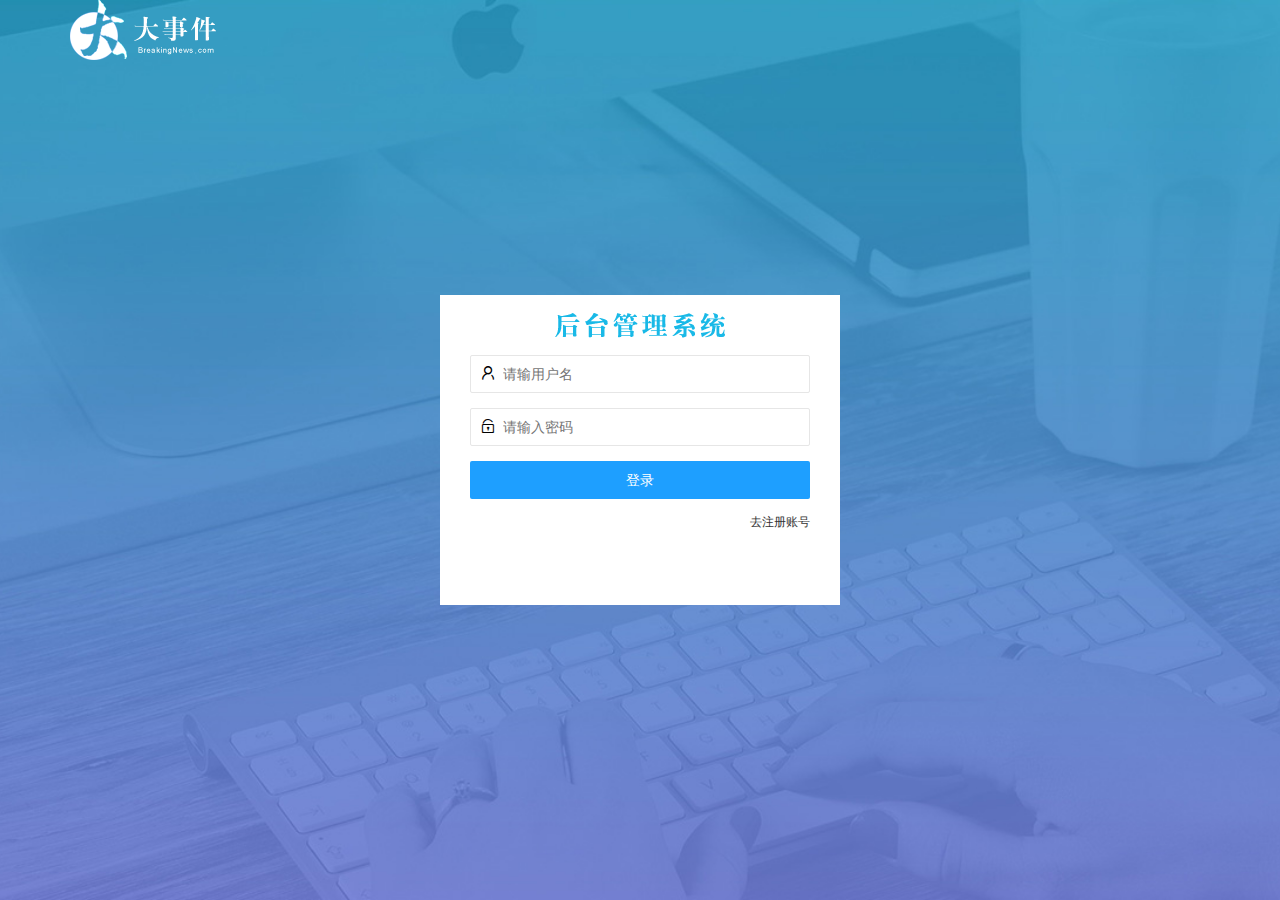
<file: login.html>
<!DOCTYPE html>
<html lang="en">
  <head>
    <meta charset="UTF-8" />
    <meta name="viewport" content="width=device-width, initial-scale=1.0" />
    <title>Document</title>
    <link rel="stylesheet" href="./assets/lib/layui/css/layui.css" />
    <link rel="stylesheet" href="./assets/css/login.css" />
  </head>
  <body>
    <!-- logo区域 -->
    <div class="layui-main">
      <img src="./assets/images/logo.png" alt="" />
    </div>
    <!-- 登录区域 -->
    <div class="loginAndSet">
      <!-- 登陆的头部区域 -->
      <div class="loginTop"></div>
      <!-- 登录的页面 -->
      <div class="login_box">
        <!-- 登录表单 -->
        <form class="layui-form" id="login_form">
          <div class="layui-form-item">
            <i class="layui-icon layui-icon-username"></i>
            <input
              type="text"
              name="username"
              required
              lay-verify="required"
              placeholder="请输用户名"
              autocomplete="off"
              class="layui-input"
            />
          </div>
          <div class="layui-form-item">
            <i class="layui-icon layui-icon-password"></i>
            <input
              type="password"
              name="password"
              required
              lay-verify="required|pass"
              placeholder="请输入密码"
              autocomplete="off"
              class="layui-input"
            />
          </div>
          <!-- 提交按钮 -->
          <div class="layui-form-item">
            <button
              class="layui-btn layui-btn-fluid layui-btn-normal"
              lay-submit
              lay-filter="formDemo"
            >
              登录
            </button>
          </div>
          <div class="layui-form-item links">
            <a href="javascript:;" id="login">去注册账号</a>
          </div>
        </form>
      </div>
      <!-- 注册的页面 -->
      <div class="reg_box">
        <form class="layui-form" id="reg_form">
          <!-- 用户名 -->
          <div class="layui-form-item">
            <i class="layui-icon layui-icon-username"></i>
            <input
              type="text"
              name="username"
              required
              lay-verify="required"
              placeholder="请输入用户名"
              autocomplete="off"
              class="layui-input username"
            />
          </div>
          <div class="layui-form-item">
            <i class="layui-icon layui-icon-password"></i>
            <input
              type="password"
              name="password"
              required
              lay-verify="required"
              placeholder="请输入密码"
              autocomplete="off"
              class="layui-input password"
            />
          </div>
          <!-- 密码确认 -->
          <div class="layui-form-item">
            <i class="layui-icon layui-icon-password"></i>
            <input
              type="password"
              name="repassword"
              required
              lay-verify="required|repass|pass"
              placeholder="再次确认密码"
              autocomplete="off"
              class="layui-input repassword"
            />
          </div>
          <!-- 注册按钮 -->
          <div class="layui-form-item" id="register">
            <button
              class="layui-btn layui-btn-fluid layui-btn-normal"
              lay-submit
              lay-filter="formDemo"
            >
              注册
            </button>
          </div>
          <div class="layui-form-item links">
            <a href="javascript:;" id="reg">去登录</a>
          </div>
        </form>
      </div>
    </div>
    <!-- 导入layui的js文件 -->
    <script src="./assets/lib/layui/layui.all.js"></script>
    <script src="./assets/lib/jquery.js"></script>
    <script src="./assets/js/login.js"></script>
  </body>
</html>
</file>
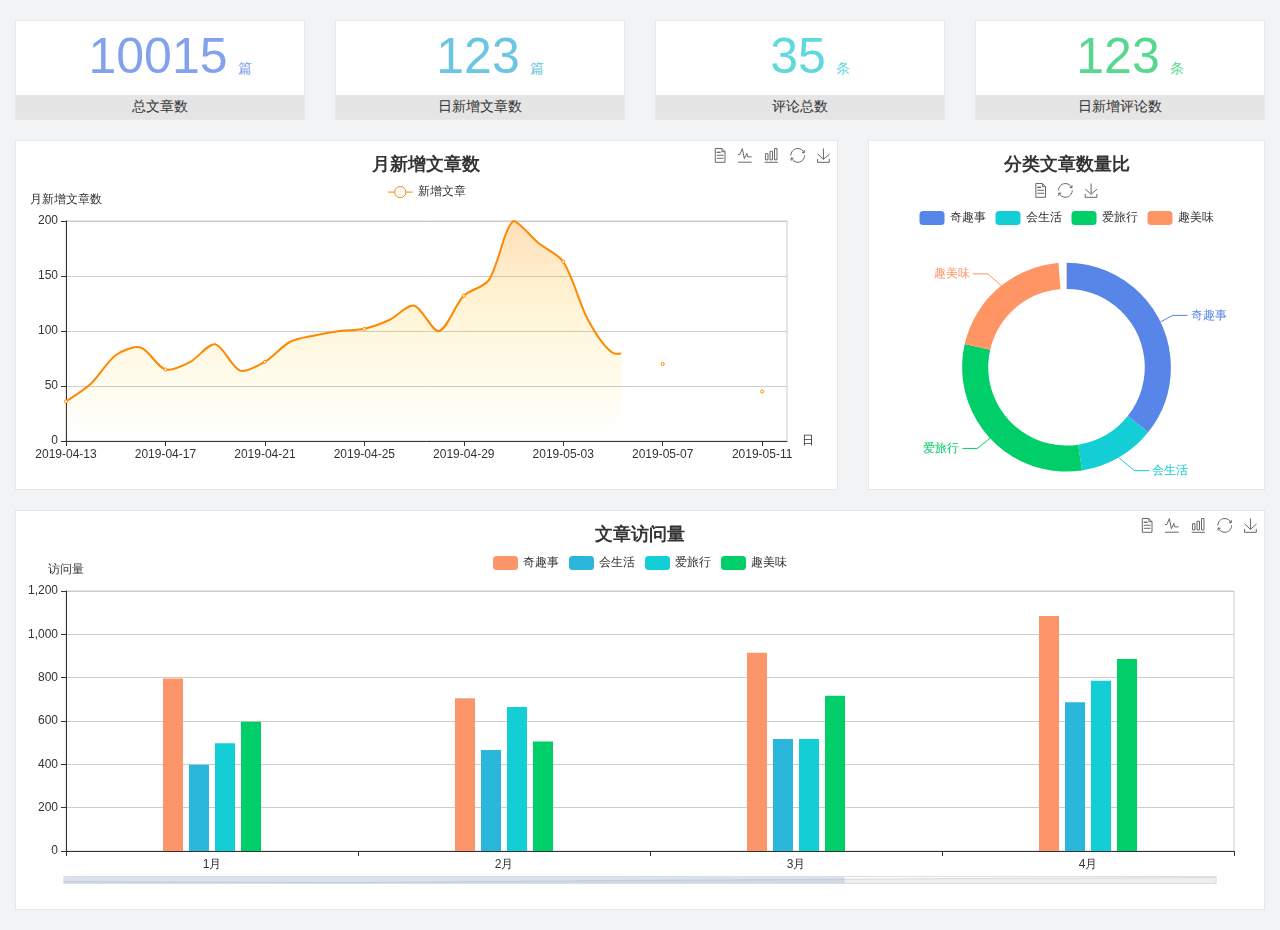
<file: home/dashboard.html>
<!DOCTYPE html>
<html lang="en">

<head>
  <meta charset="UTF-8">
  <meta name="viewport" content="width=device-width, initial-scale=1.0">
  <meta http-equiv="X-UA-Compatible" content="ie=edge">
  <title>图表统计</title>
  <link rel="stylesheet" href="../../assets/lib/bootstrap.css" />
  <link rel="stylesheet" href="../../assets/lib/main.css" />
  <script src="../../assets/lib/jquery.js"></script>
  <script type="text/javascript" src="../../assets/lib/echarts.min.js"></script>
</head>

<body>
  <div class="container-fluid">
    <div class="row spannel_list">
      <div class="col-sm-3 col-xs-6">
        <div class="spannel">
          <em>10015</em><span>篇</span>
          <b>总文章数</b>
        </div>
      </div>
      <div class="col-sm-3 col-xs-6">
        <div class="spannel scolor01">
          <em>123</em><span>篇</span>
          <b>日新增文章数</b>
        </div>
      </div>
      <div class="col-sm-3 col-xs-6">
        <div class="spannel scolor02">
          <em>35</em><span>条</span>
          <b>评论总数</b>
        </div>
      </div>
      <div class="col-sm-3 col-xs-6">
        <div class="spannel scolor03">
          <em>123</em><span>条</span>
          <b>日新增评论数</b>
        </div>
      </div>
    </div>
  </div>

  <div class="container-fluid">
    <div class="row curve-pie">
      <div class="col-lg-8 col-md-8">
        <div class="gragh_pannel" id="curve_show"></div>
      </div>
      <div class="col-lg-4 col-md-4">
        <div class="gragh_pannel" id="pie_show"></div>
      </div>
    </div>
  </div>

  <div class="container-fluid">
    <div class="column_pannel" id="column_show"></div>
  </div>

  <script>
    var oChart = echarts.init(document.getElementById('curve_show'));
    var aList_all = [
      { 'count': 36, 'date': '2019-04-13' },
      { 'count': 52, 'date': '2019-04-14' },
      { 'count': 78, 'date': '2019-04-15' },
      { 'count': 85, 'date': '2019-04-16' },
      { 'count': 65, 'date': '2019-04-17' },
      { 'count': 72, 'date': '2019-04-18' },
      { 'count': 88, 'date': '2019-04-19' },
      { 'count': 64, 'date': '2019-04-20' },
      { 'count': 72, 'date': '2019-04-21' },
      { 'count': 90, 'date': '2019-04-22' },
      { 'count': 96, 'date': '2019-04-23' },
      { 'count': 100, 'date': '2019-04-24' },
      { 'count': 102, 'date': '2019-04-25' },
      { 'count': 110, 'date': '2019-04-26' },
      { 'count': 123, 'date': '2019-04-27' },
      { 'count': 100, 'date': '2019-04-28' },
      { 'count': 132, 'date': '2019-04-29' },
      { 'count': 146, 'date': '2019-04-30' },
      { 'count': 200, 'date': '2019-05-01' },
      { 'count': 180, 'date': '2019-05-02' },
      { 'count': 163, 'date': '2019-05-03' },
      { 'count': 110, 'date': '2019-05-04' },
      { 'count': 80, 'date': '2019-05-05' },
      { 'count': 82, 'date': '2019-05-06' },
      { 'count': 70, 'date': '2019-05-07' },
      { 'count': 65, 'date': '2019-05-08' },
      { 'count': 54, 'date': '2019-05-09' },
      { 'count': 40, 'date': '2019-05-10' },
      { 'count': 45, 'date': '2019-05-11' },
      { 'count': 38, 'date': '2019-05-12' },
    ];

    let aCount = [];
    let aDate = [];

    for (var i = 0; i < aList_all.length; i++) {
      aCount.push(aList_all[i].count);
      aDate.push(aList_all[i].date);
    }

    var chartopt = {
      title: {
        text: '月新增文章数',
        left: 'center',
        top: '10'
      },
      tooltip: {
        trigger: 'axis'
      },
      legend: {
        data: ['新增文章'],
        top: '40'
      },
      toolbox: {
        show: true,
        feature: {
          mark: { show: true },
          dataView: { show: true, readOnly: false },
          magicType: { show: true, type: ['line', 'bar'] },
          restore: { show: true },
          saveAsImage: { show: true }
        }
      },
      calculable: true,
      xAxis: [
        {
          name: '日',
          type: 'category',
          boundaryGap: false,
          data: aDate
        }
      ],
      yAxis: [
        {
          name: '月新增文章数',
          type: 'value'
        }
      ],
      series: [
        {
          name: '新增文章',
          type: 'line',
          smooth: true,
          itemStyle: { normal: { areaStyle: { type: 'default' }, color: '#f80' }, lineStyle: { color: '#f80' } },
          data: aCount
        }],
      areaStyle: {
        normal: {
          color: new echarts.graphic.LinearGradient(0, 0, 0, 1, [{
            offset: 0,
            color: 'rgba(255,136,0,0.39)'
          }, {
            offset: .34,
            color: 'rgba(255,180,0,0.25)'
          }, {
            offset: 1,
            color: 'rgba(255,222,0,0.00)'
          }])

        }
      },
      grid: {
        show: true,
        x: 50,
        x2: 50,
        y: 80,
        height: 220
      }
    };

    oChart.setOption(chartopt);


    var oPie = echarts.init(document.getElementById('pie_show'));
    var oPieopt =
    {
      title: {
        top: 10,
        text: '分类文章数量比',
        x: 'center'
      },
      tooltip: {
        trigger: 'item',
        formatter: "{a} <br/>{b} : {c} ({d}%)"
      },
      color: ['#5885e8', '#13cfd5', '#00ce68', '#ff9565'],
      legend: {
        x: 'center',
        top: 65,
        data: ['奇趣事', '会生活', '爱旅行', '趣美味']
      },
      toolbox: {
        show: true,
        x: 'center',
        top: 35,
        feature: {
          mark: { show: true },
          dataView: { show: true, readOnly: false },
          magicType: {
            show: true,
            type: ['pie', 'funnel'],
            option: {
              funnel: {
                x: '25%',
                width: '50%',
                funnelAlign: 'left',
                max: 1548
              }
            }
          },
          restore: { show: true },
          saveAsImage: { show: true }
        }
      },
      calculable: true,
      series: [
        {
          name: '访问来源',
          type: 'pie',
          radius: ['45%', '60%'],
          center: ['50%', '65%'],
          data: [
            { value: 300, name: '奇趣事' },
            { value: 100, name: '会生活' },
            { value: 260, name: '爱旅行' },
            { value: 180, name: '趣美味' }
          ]
        }
      ]
    };
    oPie.setOption(oPieopt);



    var oColumn = this.echarts.init(document.getElementById('column_show'));
    var oColumnopt =
    {
      title: {
        text: '文章访问量',
        left: 'center',
        top: '10'
      },
      tooltip: {
        trigger: 'axis'
      },
      legend: {
        data: ['奇趣事', '会生活', '爱旅行', '趣美味'],
        top: '40'
      },
      toolbox: {
        show: true,
        feature: {
          mark: { show: true },
          dataView: { show: true, readOnly: false },
          magicType: { show: true, type: ['line', 'bar'] },
          restore: { show: true },
          saveAsImage: { show: true }
        }
      },
      calculable: true,
      xAxis: [
        {
          type: 'category',
          data: ['1月', '2月', '3月', '4月', '5月']
        }
      ],
      yAxis: [
        {
          name: '访问量',
          type: 'value'
        }
      ],
      series: [
        {
          name: '奇趣事',
          type: 'bar',
          barWidth: 20,
          itemStyle: {
            normal: { areaStyle: { type: 'default' }, color: '#fd956a' }
          },
          data: [800, 708, 920, 1090, 1200]
        },
        {
          name: '会生活',
          type: 'bar',
          barWidth: 20,
          itemStyle: {
            normal: { areaStyle: { type: 'default' }, color: '#2bb6db' }
          },
          data: [400, 468, 520, 690, 800]
        },
        {
          name: '爱旅行',
          type: 'bar',
          barWidth: 20,
          itemStyle: {
            normal: { areaStyle: { type: 'default' }, color: '#13cfd5' }
          },
          data: [500, 668, 520, 790, 900]
        },
        {
          name: '趣美味',
          type: 'bar',
          barWidth: 20,
          itemStyle: {
            normal: { areaStyle: { type: 'default' }, color: '#00ce68' }
          },
          data: [600, 508, 720, 890, 1000]
        }
      ],
      grid: {
        show: true,
        x: 50,
        x2: 30,
        y: 80,
        height: 260
      },
      dataZoom: [//给x轴设置滚动条
        {
          start: 0,//默认为0
          end: 100 - 1000 / 31,//默认为100
          type: 'slider',
          show: true,
          xAxisIndex: [0],
          handleSize: 0,//滑动条的 左右2个滑动条的大小
          height: 8,//组件高度
          left: 45, //左边的距离
          right: 50,//右边的距离
          bottom: 26,//右边的距离
          handleColor: '#ddd',//h滑动图标的颜色
          handleStyle: {
            borderColor: "#cacaca",
            borderWidth: "1",
            shadowBlur: 2,
            background: "#ddd",
            shadowColor: "#ddd",
          }
        }]
    };
    oColumn.setOption(oColumnopt);
  </script>
</body>

</html>
</file>
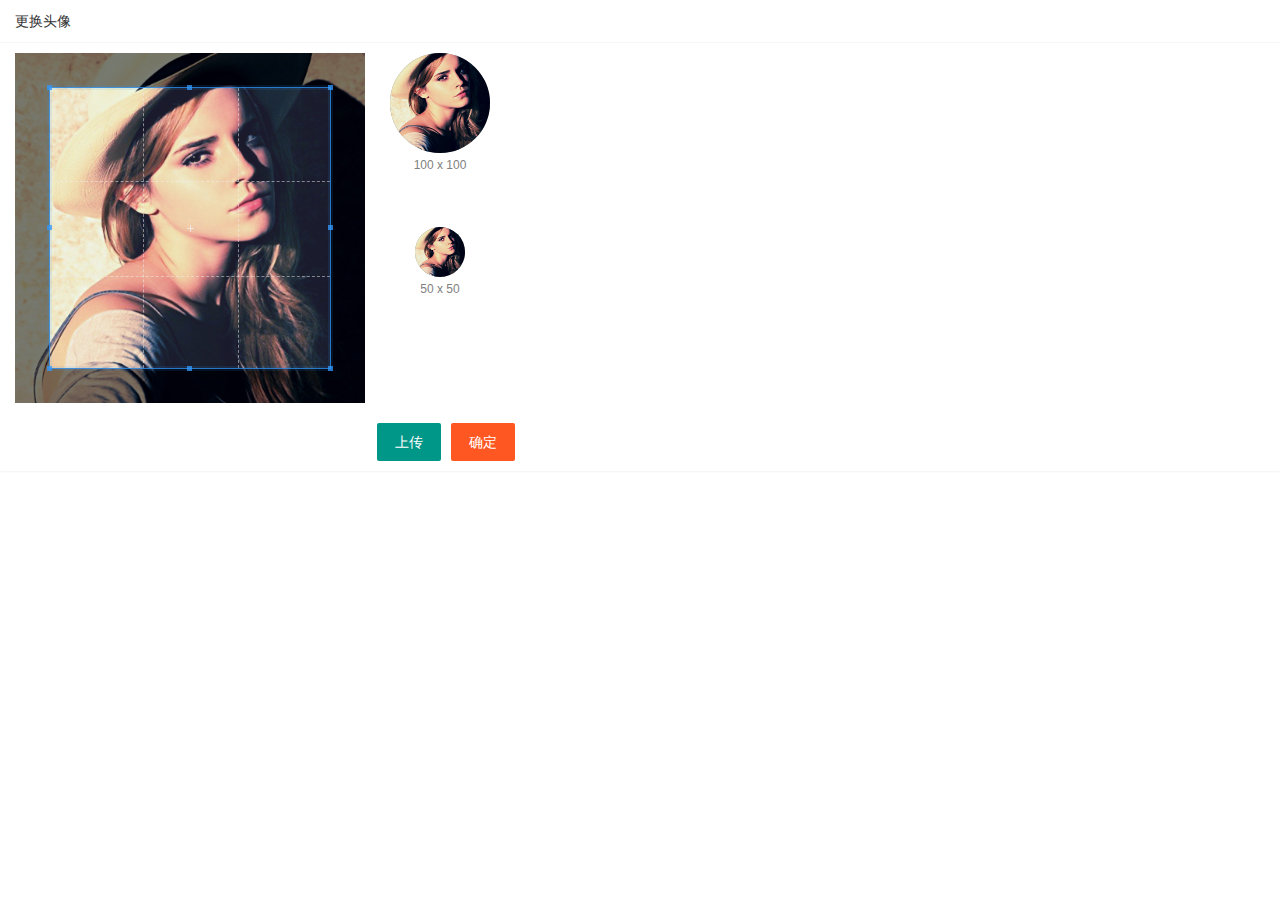
<file: user/user_avatar.html>
<!DOCTYPE html>
<html lang="en">
  <head>
    <meta charset="UTF-8" />
    <meta name="viewport" content="width=device-width, initial-scale=1.0" />
    <title>Document</title>
    <link rel="stylesheet" href="/assets/lib/layui/css/layui.css" />
    <link rel="stylesheet" href="/assets/lib/cropper/cropper.css" />
    <link rel="stylesheet" href="/assets/css/user/user_avatar.css" />
  </head>
  <body>
    <div class="layui-card">
      <div class="layui-card-header">更换头像</div>
      <div class="layui-card-body">
        <!-- 创建一个文件域来上传头像 -->
        <input type="file" id="file" accept="image/png,image/jpeg" />
        <!--  在卡片的 `layui-card-body` 主体区域中，定义如下的 HTML 结构： -->
        <!-- 第一行的图片裁剪和预览区域 -->
        <div class="row1">
          <!-- 图片裁剪区域 -->
          <div class="cropper-box">
            <!-- 这个 img 标签很重要，将来会把它初始化为裁剪区域 -->
            <img id="image" src="/assets/images/sample.jpg" />
          </div>
          <!-- 图片的预览区域 -->
          <div class="preview-box">
            <div>
              <!-- 宽高为 100px 的预览区域 -->
              <div class="img-preview w100"></div>
              <p class="size">100 x 100</p>
            </div>
            <div>
              <!-- 宽高为 50px 的预览区域 -->
              <div class="img-preview w50"></div>
              <p class="size">50 x 50</p>
            </div>
          </div>
        </div>

        <!-- 第二行的按钮区域 -->
        <div class="row2">
          <button type="button" class="layui-btn upload">上传</button>
          <button type="button" class="layui-btn layui-btn-danger sure">
            确定
          </button>
        </div>
      </div>
    </div>
    <script src="/assets/lib/layui/layui.all.js"></script>
    <script src="/assets/lib/jquery.js"></script>
    <script src="/assets/lib/cropper/Cropper.js"></script>
    <script src="/assets/lib/cropper/jquery-cropper.js"></script>
    <script src="/assets/js/user/user-avatar.js"></script>
  </body>
</html>
</file>
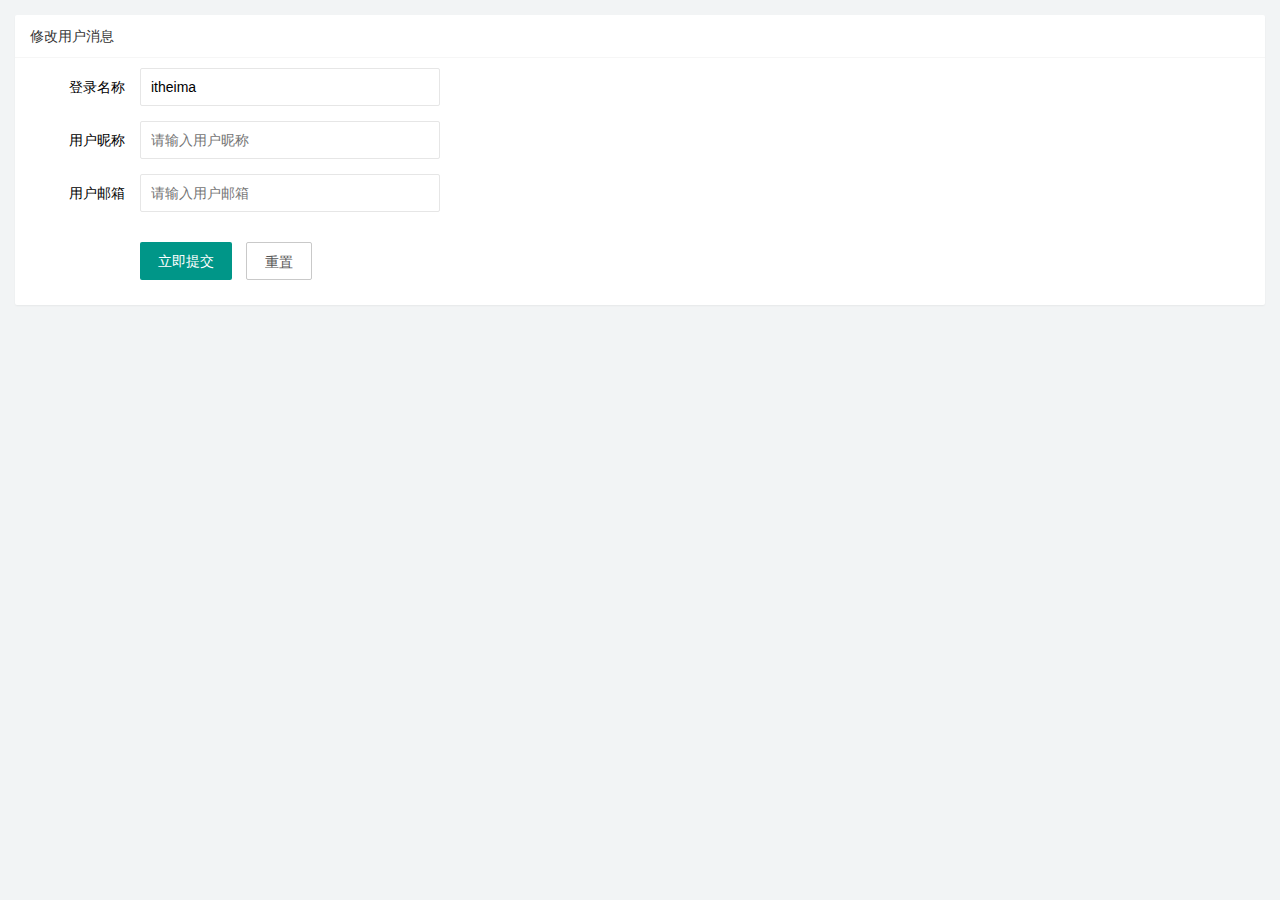
<file: user/user_info.html>
<!DOCTYPE html>
<html lang="en">
  <head>
    <meta charset="UTF-8" />
    <meta name="viewport" content="width=device-width, initial-scale=1.0" />
    <title>Document</title>
    <link rel="stylesheet" href="/assets/lib/layui/css/layui.css" />
    <link rel="stylesheet" href="/assets/css/user/user_info.css" />
  </head>
  <body>
    <div class="layui-card" id="user-info">
      <div class="layui-card-header">修改用户消息</div>
      <div class="layui-card-body">
        <form class="layui-form form_reset" lay-filter="formUserInfo">
          <div class="layui-form-item">
            <label class="layui-form-label">登录名称</label>
            <div class="layui-input-block">
              <input
                type="text"
                name="username"
                required
                lay-verify="required"
                value="itheima"
                autocomplete="off"
                class="layui-input login_name"
                readonly="true"
                draggable="true"
              />
            </div>
          </div>

          <div class="layui-form-item">
            <label class="layui-form-label">用户昵称</label>
            <div class="layui-input-block">
              <input
                type="text"
                name="nickname"
                required
                lay-verify="required"
                placeholder="请输入用户昵称"
                autocomplete="off"
                class="layui-input"
              />
            </div>
          </div>

          <div class="layui-form-item">
            <label class="layui-form-label">用户邮箱</label>
            <div class="layui-input-block">
              <input
                type="text"
                name="email"
                lay-verify="required"
                placeholder="请输入用户邮箱"
                autocomplete="off"
                class="layui-input"
              />
            </div>
          </div>

          <!-- 用户id -->
          <div class="layui-form-item">
            <input
              type="hidden"
              name="id"
              required
              lay-verify="required"
              autocomplete="off"
              class="layui-input ids"
            />
          </div>

          <!-- 提交和重置按钮 -->
          <div class="layui-form-item">
            <div class="layui-input-block">
              <button
                class="layui-btn"
                lay-submit
                lay-filter="formDemo"
                id="user_submit"
              >
                立即提交
              </button>
              <button
                type="reset"
                class="layui-btn layui-btn-primary"
                id="userReset"
              >
                重置
              </button>
            </div>
          </div>
        </form>
      </div>
    </div>
    <script src="/assets/lib/layui/layui.all.js"></script>
    <script src="/assets/lib/jquery.js"></script>
    <script src="/assets/js/user/user-info.js"></script>
  </body>
</html>
</file>
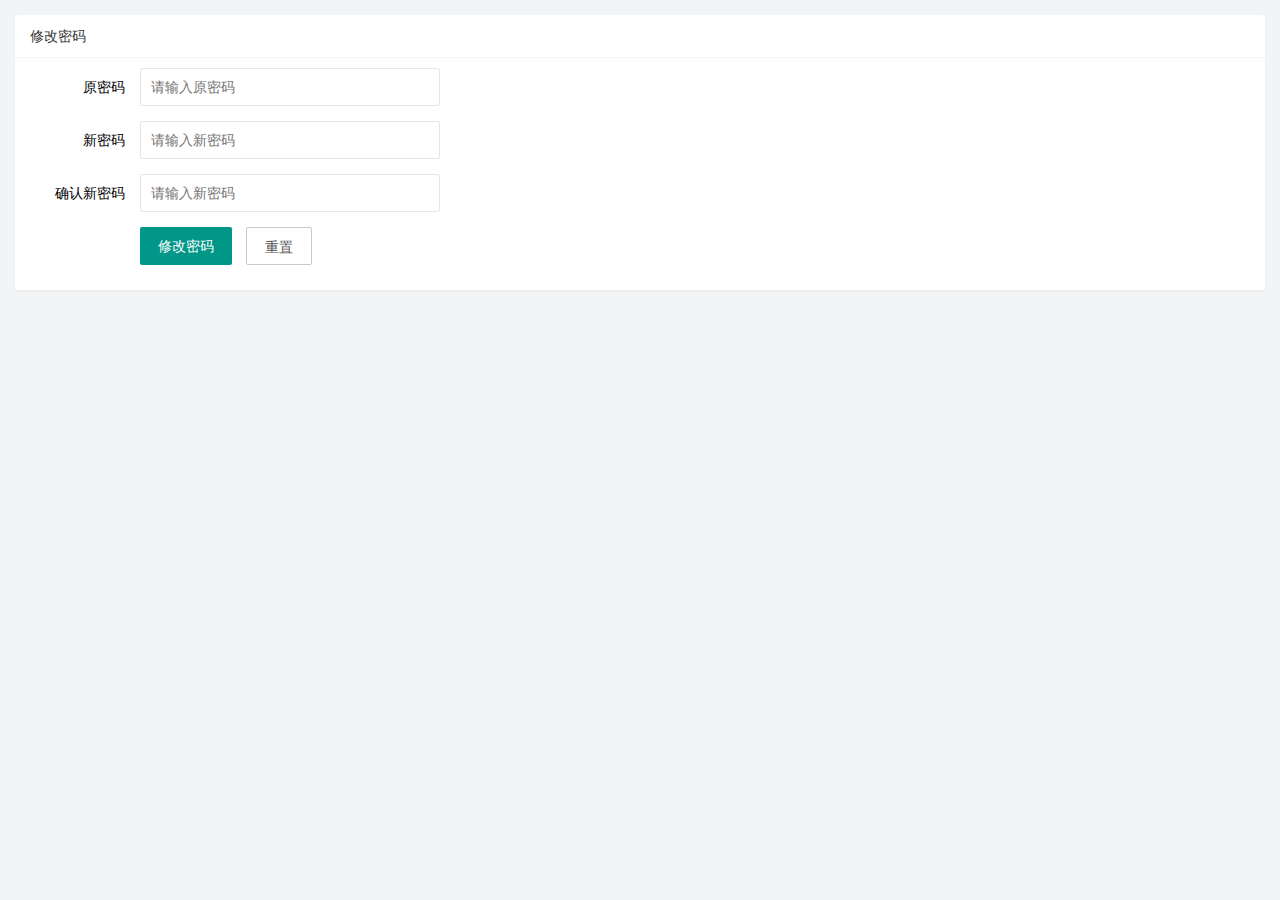
<file: user/user_pwd.html>
<!DOCTYPE html>
<html lang="en">
  <head>
    <meta charset="UTF-8" />
    <meta name="viewport" content="width=device-width, initial-scale=1.0" />
    <title>Document</title>
    <link rel="stylesheet" href="/assets/lib/layui/css/layui.css" />
    <link rel="stylesheet" href="/assets/css/user/user_pwd.css" />
  </head>
  <body>
    <div class="layui-card" id="user-pwd">
      <div class="layui-card-header">修改密码</div>
      <div class="layui-card-body">
        <form class="layui-form form_resetPwd" lay-filter="formUserInfo">
          <div class="layui-form-item">
            <label class="layui-form-label">原密码</label>
            <div class="layui-input-block">
              <input
                type="password"
                name="oldPwd"
                required
                lay-verify="required|pass"
                autocomplete="off"
                placeholder="请输入原密码"
                class="layui-input"
              />
            </div>
          </div>

          <div class="layui-form-item">
            <label class="layui-form-label">新密码</label>
            <div class="layui-input-block">
              <input
                type="password"
                name="newPwd"
                required
                lay-verify="required|pass"
                placeholder="请输入新密码"
                autocomplete="off"
                class="layui-input repwd"
              />
            </div>
          </div>

          <div class="layui-form-item">
            <label class="layui-form-label">确认新密码</label>
            <div class="layui-input-block">
              <input
                type="password"
                name="rePwd"
                lay-verify="required|pass|repwd"
                placeholder="请输入新密码"
                autocomplete="off"
                class="layui-input"
              />
            </div>
          </div>

          <!-- 提交和重置按钮 -->
          <div class="layui-form-item">
            <div class="layui-input-block">
              <button
                class="layui-btn"
                lay-submit
                lay-filter="formDemo"
                id="userPwd_submit"
              >
                修改密码
              </button>
              <button
                type="reset"
                class="layui-btn layui-btn-primary"
                id="userPwdReset"
              >
                重置
              </button>
            </div>
          </div>
        </form>
      </div>
    </div>
    <script src="/assets/lib/layui/layui.all.js"></script>
    <script src="/assets/lib/jquery.js"></script>
    <script src="/assets/js/user/user-pwd.js"></script>
  </body>
</html>
</file>
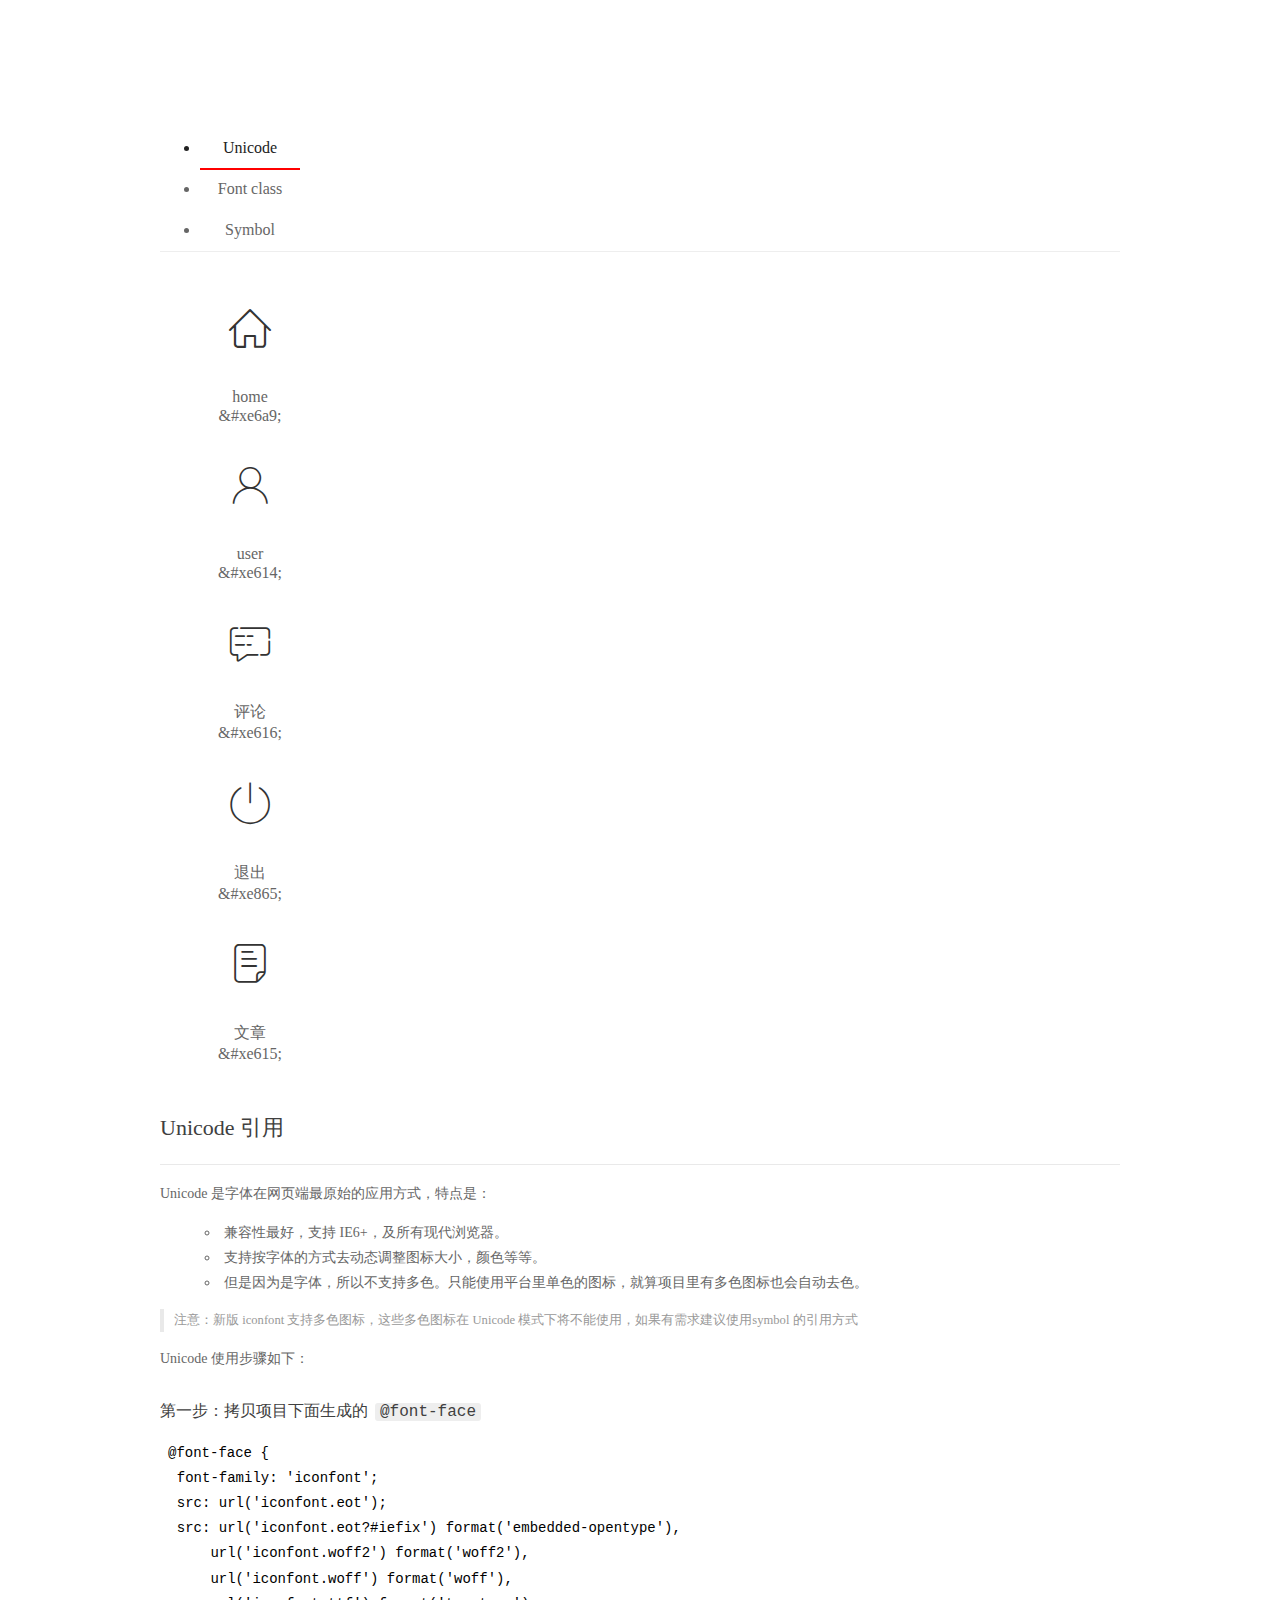
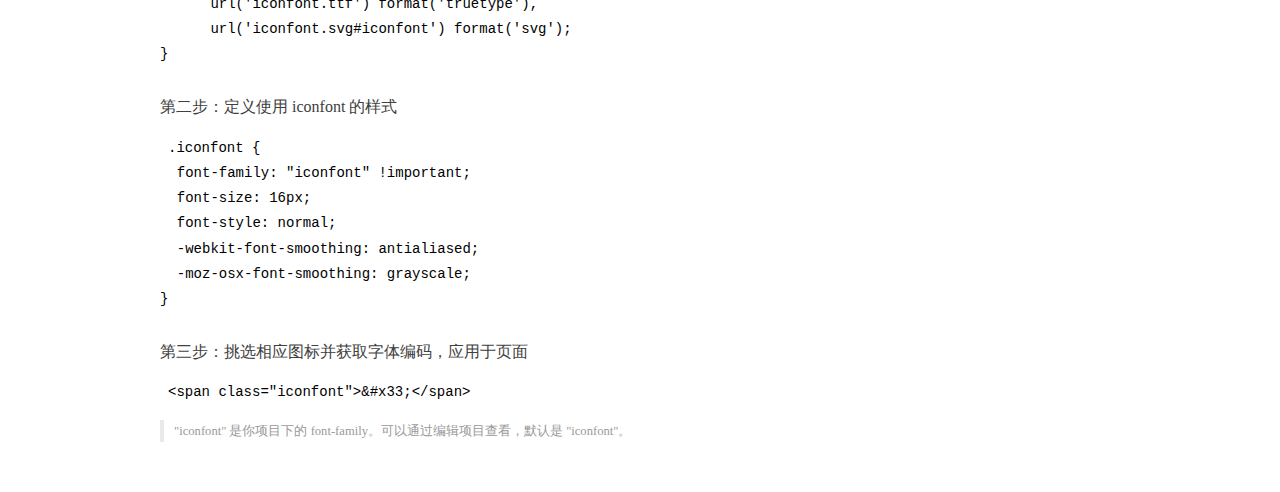
<file: assets/fonts/demo_index.html>
<!DOCTYPE html>
<html>
<head>
  <meta charset="utf-8"/>
  <title>IconFont Demo</title>
  <link rel="shortcut icon" href="https://gtms04.alicdn.com/tps/i4/TB1_oz6GVXXXXaFXpXXJDFnIXXX-64-64.ico" type="image/x-icon"/>
  <link rel="stylesheet" href="https://g.alicdn.com/thx/cube/1.3.2/cube.min.css">
  <link rel="stylesheet" href="demo.css">
  <link rel="stylesheet" href="iconfont.css">
  <script src="iconfont.js"></script>
  <!-- jQuery -->
  <script src="https://a1.alicdn.com/oss/uploads/2018/12/26/7bfddb60-08e8-11e9-9b04-53e73bb6408b.js"></script>
  <!-- 代码高亮 -->
  <script src="https://a1.alicdn.com/oss/uploads/2018/12/26/a3f714d0-08e6-11e9-8a15-ebf944d7534c.js"></script>
</head>
<body>
  <div class="main">
    <h1 class="logo"><a href="https://www.iconfont.cn/" title="iconfont 首页" target="_blank">&#xe86b;</a></h1>
    <div class="nav-tabs">
      <ul id="tabs" class="dib-box">
        <li class="dib active"><span>Unicode</span></li>
        <li class="dib"><span>Font class</span></li>
        <li class="dib"><span>Symbol</span></li>
      </ul>
      
    </div>
    <div class="tab-container">
      <div class="content unicode" style="display: block;">
          <ul class="icon_lists dib-box">
          
            <li class="dib">
              <span class="icon iconfont">&#xe6a9;</span>
                <div class="name">home</div>
                <div class="code-name">&amp;#xe6a9;</div>
              </li>
          
            <li class="dib">
              <span class="icon iconfont">&#xe614;</span>
                <div class="name">user</div>
                <div class="code-name">&amp;#xe614;</div>
              </li>
          
            <li class="dib">
              <span class="icon iconfont">&#xe616;</span>
                <div class="name">评论</div>
                <div class="code-name">&amp;#xe616;</div>
              </li>
          
            <li class="dib">
              <span class="icon iconfont">&#xe865;</span>
                <div class="name">退出</div>
                <div class="code-name">&amp;#xe865;</div>
              </li>
          
            <li class="dib">
              <span class="icon iconfont">&#xe615;</span>
                <div class="name">文章</div>
                <div class="code-name">&amp;#xe615;</div>
              </li>
          
          </ul>
          <div class="article markdown">
          <h2 id="unicode-">Unicode 引用</h2>
          <hr>

          <p>Unicode 是字体在网页端最原始的应用方式，特点是：</p>
          <ul>
            <li>兼容性最好，支持 IE6+，及所有现代浏览器。</li>
            <li>支持按字体的方式去动态调整图标大小，颜色等等。</li>
            <li>但是因为是字体，所以不支持多色。只能使用平台里单色的图标，就算项目里有多色图标也会自动去色。</li>
          </ul>
          <blockquote>
            <p>注意：新版 iconfont 支持多色图标，这些多色图标在 Unicode 模式下将不能使用，如果有需求建议使用symbol 的引用方式</p>
          </blockquote>
          <p>Unicode 使用步骤如下：</p>
          <h3 id="-font-face">第一步：拷贝项目下面生成的 <code>@font-face</code></h3>
<pre><code class="language-css"
>@font-face {
  font-family: 'iconfont';
  src: url('iconfont.eot');
  src: url('iconfont.eot?#iefix') format('embedded-opentype'),
      url('iconfont.woff2') format('woff2'),
      url('iconfont.woff') format('woff'),
      url('iconfont.ttf') format('truetype'),
      url('iconfont.svg#iconfont') format('svg');
}
</code></pre>
          <h3 id="-iconfont-">第二步：定义使用 iconfont 的样式</h3>
<pre><code class="language-css"
>.iconfont {
  font-family: "iconfont" !important;
  font-size: 16px;
  font-style: normal;
  -webkit-font-smoothing: antialiased;
  -moz-osx-font-smoothing: grayscale;
}
</code></pre>
          <h3 id="-">第三步：挑选相应图标并获取字体编码，应用于页面</h3>
<pre>
<code class="language-html"
>&lt;span class="iconfont"&gt;&amp;#x33;&lt;/span&gt;
</code></pre>
          <blockquote>
            <p>"iconfont" 是你项目下的 font-family。可以通过编辑项目查看，默认是 "iconfont"。</p>
          </blockquote>
          </div>
      </div>
      <div class="content font-class">
        <ul class="icon_lists dib-box">
          
          <li class="dib">
            <span class="icon iconfont icon-home"></span>
            <div class="name">
              home
            </div>
            <div class="code-name">.icon-home
            </div>
          </li>
          
          <li class="dib">
            <span class="icon iconfont icon-user"></span>
            <div class="name">
              user
            </div>
            <div class="code-name">.icon-user
            </div>
          </li>
          
          <li class="dib">
            <span class="icon iconfont icon-pinglun"></span>
            <div class="name">
              评论
            </div>
            <div class="code-name">.icon-pinglun
            </div>
          </li>
          
          <li class="dib">
            <span class="icon iconfont icon-tuichu"></span>
            <div class="name">
              退出
            </div>
            <div class="code-name">.icon-tuichu
            </div>
          </li>
          
          <li class="dib">
            <span class="icon iconfont icon-16"></span>
            <div class="name">
              文章
            </div>
            <div class="code-name">.icon-16
            </div>
          </li>
          
        </ul>
        <div class="article markdown">
        <h2 id="font-class-">font-class 引用</h2>
        <hr>

        <p>font-class 是 Unicode 使用方式的一种变种，主要是解决 Unicode 书写不直观，语意不明确的问题。</p>
        <p>与 Unicode 使用方式相比，具有如下特点：</p>
        <ul>
          <li>兼容性良好，支持 IE8+，及所有现代浏览器。</li>
          <li>相比于 Unicode 语意明确，书写更直观。可以很容易分辨这个 icon 是什么。</li>
          <li>因为使用 class 来定义图标，所以当要替换图标时，只需要修改 class 里面的 Unicode 引用。</li>
          <li>不过因为本质上还是使用的字体，所以多色图标还是不支持的。</li>
        </ul>
        <p>使用步骤如下：</p>
        <h3 id="-fontclass-">第一步：引入项目下面生成的 fontclass 代码：</h3>
<pre><code class="language-html">&lt;link rel="stylesheet" href="./iconfont.css"&gt;
</code></pre>
        <h3 id="-">第二步：挑选相应图标并获取类名，应用于页面：</h3>
<pre><code class="language-html">&lt;span class="iconfont icon-xxx"&gt;&lt;/span&gt;
</code></pre>
        <blockquote>
          <p>"
            iconfont" 是你项目下的 font-family。可以通过编辑项目查看，默认是 "iconfont"。</p>
        </blockquote>
      </div>
      </div>
      <div class="content symbol">
          <ul class="icon_lists dib-box">
          
            <li class="dib">
                <svg class="icon svg-icon" aria-hidden="true">
                  <use xlink:href="#icon-home"></use>
                </svg>
                <div class="name">home</div>
                <div class="code-name">#icon-home</div>
            </li>
          
            <li class="dib">
                <svg class="icon svg-icon" aria-hidden="true">
                  <use xlink:href="#icon-user"></use>
                </svg>
                <div class="name">user</div>
                <div class="code-name">#icon-user</div>
            </li>
          
            <li class="dib">
                <svg class="icon svg-icon" aria-hidden="true">
                  <use xlink:href="#icon-pinglun"></use>
                </svg>
                <div class="name">评论</div>
                <div class="code-name">#icon-pinglun</div>
            </li>
          
            <li class="dib">
                <svg class="icon svg-icon" aria-hidden="true">
                  <use xlink:href="#icon-tuichu"></use>
                </svg>
                <div class="name">退出</div>
                <div class="code-name">#icon-tuichu</div>
            </li>
          
            <li class="dib">
                <svg class="icon svg-icon" aria-hidden="true">
                  <use xlink:href="#icon-16"></use>
                </svg>
                <div class="name">文章</div>
                <div class="code-name">#icon-16</div>
            </li>
          
          </ul>
          <div class="article markdown">
          <h2 id="symbol-">Symbol 引用</h2>
          <hr>

          <p>这是一种全新的使用方式，应该说这才是未来的主流，也是平台目前推荐的用法。相关介绍可以参考这篇<a href="">文章</a>
            这种用法其实是做了一个 SVG 的集合，与另外两种相比具有如下特点：</p>
          <ul>
            <li>支持多色图标了，不再受单色限制。</li>
            <li>通过一些技巧，支持像字体那样，通过 <code>font-size</code>, <code>color</code> 来调整样式。</li>
            <li>兼容性较差，支持 IE9+，及现代浏览器。</li>
            <li>浏览器渲染 SVG 的性能一般，还不如 png。</li>
          </ul>
          <p>使用步骤如下：</p>
          <h3 id="-symbol-">第一步：引入项目下面生成的 symbol 代码：</h3>
<pre><code class="language-html">&lt;script src="./iconfont.js"&gt;&lt;/script&gt;
</code></pre>
          <h3 id="-css-">第二步：加入通用 CSS 代码（引入一次就行）：</h3>
<pre><code class="language-html">&lt;style&gt;
.icon {
  width: 1em;
  height: 1em;
  vertical-align: -0.15em;
  fill: currentColor;
  overflow: hidden;
}
&lt;/style&gt;
</code></pre>
          <h3 id="-">第三步：挑选相应图标并获取类名，应用于页面：</h3>
<pre><code class="language-html">&lt;svg class="icon" aria-hidden="true"&gt;
  &lt;use xlink:href="#icon-xxx"&gt;&lt;/use&gt;
&lt;/svg&gt;
</code></pre>
          </div>
      </div>

    </div>
  </div>
  <script>
  $(document).ready(function () {
      $('.tab-container .content:first').show()

      $('#tabs li').click(function (e) {
        var tabContent = $('.tab-container .content')
        var index = $(this).index()

        if ($(this).hasClass('active')) {
          return
        } else {
          $('#tabs li').removeClass('active')
          $(this).addClass('active')

          tabContent.hide().eq(index).fadeIn()
        }
      })
    })
  </script>
</body>
</html>
</file>
<file: assets/lib/layui/css/layui.css>
/** layui-v2.5.5 MIT License By https://www.layui.com */
 .layui-inline,img{display:inline-block;vertical-align:middle}h1,h2,h3,h4,h5,h6{font-weight:400}.layui-edge,.layui-header,.layui-inline,.layui-main{position:relative}.layui-body,.layui-edge,.layui-elip{overflow:hidden}.layui-btn,.layui-edge,.layui-inline,img{vertical-align:middle}.layui-btn,.layui-disabled,.layui-icon,.layui-unselect{-moz-user-select:none;-webkit-user-select:none;-ms-user-select:none}.layui-elip,.layui-form-checkbox span,.layui-form-pane .layui-form-label{text-overflow:ellipsis;white-space:nowrap}.layui-breadcrumb,.layui-tree-btnGroup{visibility:hidden}blockquote,body,button,dd,div,dl,dt,form,h1,h2,h3,h4,h5,h6,input,li,ol,p,pre,td,textarea,th,ul{margin:0;padding:0;-webkit-tap-highlight-color:rgba(0,0,0,0)}a:active,a:hover{outline:0}img{border:none}li{list-style:none}table{border-collapse:collapse;border-spacing:0}h4,h5,h6{font-size:100%}button,input,optgroup,option,select,textarea{font-family:inherit;font-size:inherit;font-style:inherit;font-weight:inherit;outline:0}pre{white-space:pre-wrap;white-space:-moz-pre-wrap;white-space:-pre-wrap;white-space:-o-pre-wrap;word-wrap:break-word}body{line-height:24px;font:14px Helvetica Neue,Helvetica,PingFang SC,Tahoma,Arial,sans-serif}hr{height:1px;margin:10px 0;border:0;clear:both}a{color:#333;text-decoration:none}a:hover{color:#777}a cite{font-style:normal;*cursor:pointer}.layui-border-box,.layui-border-box *{box-sizing:border-box}.layui-box,.layui-box *{box-sizing:content-box}.layui-clear{clear:both;*zoom:1}.layui-clear:after{content:'\20';clear:both;*zoom:1;display:block;height:0}.layui-inline{*display:inline;*zoom:1}.layui-edge{display:inline-block;width:0;height:0;border-width:6px;border-style:dashed;border-color:transparent}.layui-edge-top{top:-4px;border-bottom-color:#999;border-bottom-style:solid}.layui-edge-right{border-left-color:#999;border-left-style:solid}.layui-edge-bottom{top:2px;border-top-color:#999;border-top-style:solid}.layui-edge-left{border-right-color:#999;border-right-style:solid}.layui-disabled,.layui-disabled:hover{color:#d2d2d2!important;cursor:not-allowed!important}.layui-circle{border-radius:100%}.layui-show{display:block!important}.layui-hide{display:none!important}@font-face{font-family:layui-icon;src:url(../font/iconfont.eot?v=250);src:url(../font/iconfont.eot?v=250#iefix) format('embedded-opentype'),url(../font/iconfont.woff2?v=250) format('woff2'),url(../font/iconfont.woff?v=250) format('woff'),url(../font/iconfont.ttf?v=250) format('truetype'),url(../font/iconfont.svg?v=250#layui-icon) format('svg')}.layui-icon{font-family:layui-icon!important;font-size:16px;font-style:normal;-webkit-font-smoothing:antialiased;-moz-osx-font-smoothing:grayscale}.layui-icon-reply-fill:before{content:"\e611"}.layui-icon-set-fill:before{content:"\e614"}.layui-icon-menu-fill:before{content:"\e60f"}.layui-icon-search:before{content:"\e615"}.layui-icon-share:before{content:"\e641"}.layui-icon-set-sm:before{content:"\e620"}.layui-icon-engine:before{content:"\e628"}.layui-icon-close:before{content:"\1006"}.layui-icon-close-fill:before{content:"\1007"}.layui-icon-chart-screen:before{content:"\e629"}.layui-icon-star:before{content:"\e600"}.layui-icon-circle-dot:before{content:"\e617"}.layui-icon-chat:before{content:"\e606"}.layui-icon-release:before{content:"\e609"}.layui-icon-list:before{content:"\e60a"}.layui-icon-chart:before{content:"\e62c"}.layui-icon-ok-circle:before{content:"\1005"}.layui-icon-layim-theme:before{content:"\e61b"}.layui-icon-table:before{content:"\e62d"}.layui-icon-right:before{content:"\e602"}.layui-icon-left:before{content:"\e603"}.layui-icon-cart-simple:before{content:"\e698"}.layui-icon-face-cry:before{content:"\e69c"}.layui-icon-face-smile:before{content:"\e6af"}.layui-icon-survey:before{content:"\e6b2"}.layui-icon-tree:before{content:"\e62e"}.layui-icon-upload-circle:before{content:"\e62f"}.layui-icon-add-circle:before{content:"\e61f"}.layui-icon-download-circle:before{content:"\e601"}.layui-icon-templeate-1:before{content:"\e630"}.layui-icon-util:before{content:"\e631"}.layui-icon-face-surprised:before{content:"\e664"}.layui-icon-edit:before{content:"\e642"}.layui-icon-speaker:before{content:"\e645"}.layui-icon-down:before{content:"\e61a"}.layui-icon-file:before{content:"\e621"}.layui-icon-layouts:before{content:"\e632"}.layui-icon-rate-half:before{content:"\e6c9"}.layui-icon-add-circle-fine:before{content:"\e608"}.layui-icon-prev-circle:before{content:"\e633"}.layui-icon-read:before{content:"\e705"}.layui-icon-404:before{content:"\e61c"}.layui-icon-carousel:before{content:"\e634"}.layui-icon-help:before{content:"\e607"}.layui-icon-code-circle:before{content:"\e635"}.layui-icon-water:before{content:"\e636"}.layui-icon-username:before{content:"\e66f"}.layui-icon-find-fill:before{content:"\e670"}.layui-icon-about:before{content:"\e60b"}.layui-icon-location:before{content:"\e715"}.layui-icon-up:before{content:"\e619"}.layui-icon-pause:before{content:"\e651"}.layui-icon-date:before{content:"\e637"}.layui-icon-layim-uploadfile:before{content:"\e61d"}.layui-icon-delete:before{content:"\e640"}.layui-icon-play:before{content:"\e652"}.layui-icon-top:before{content:"\e604"}.layui-icon-friends:before{content:"\e612"}.layui-icon-refresh-3:before{content:"\e9aa"}.layui-icon-ok:before{content:"\e605"}.layui-icon-layer:before{content:"\e638"}.layui-icon-face-smile-fine:before{content:"\e60c"}.layui-icon-dollar:before{content:"\e659"}.layui-icon-group:before{content:"\e613"}.layui-icon-layim-download:before{content:"\e61e"}.layui-icon-picture-fine:before{content:"\e60d"}.layui-icon-link:before{content:"\e64c"}.layui-icon-diamond:before{content:"\e735"}.layui-icon-log:before{content:"\e60e"}.layui-icon-rate-solid:before{content:"\e67a"}.layui-icon-fonts-del:before{content:"\e64f"}.layui-icon-unlink:before{content:"\e64d"}.layui-icon-fonts-clear:before{content:"\e639"}.layui-icon-triangle-r:before{content:"\e623"}.layui-icon-circle:before{content:"\e63f"}.layui-icon-radio:before{content:"\e643"}.layui-icon-align-center:before{content:"\e647"}.layui-icon-align-right:before{content:"\e648"}.layui-icon-align-left:before{content:"\e649"}.layui-icon-loading-1:before{content:"\e63e"}.layui-icon-return:before{content:"\e65c"}.layui-icon-fonts-strong:before{content:"\e62b"}.layui-icon-upload:before{content:"\e67c"}.layui-icon-dialogue:before{content:"\e63a"}.layui-icon-video:before{content:"\e6ed"}.layui-icon-headset:before{content:"\e6fc"}.layui-icon-cellphone-fine:before{content:"\e63b"}.layui-icon-add-1:before{content:"\e654"}.layui-icon-face-smile-b:before{content:"\e650"}.layui-icon-fonts-html:before{content:"\e64b"}.layui-icon-form:before{content:"\e63c"}.layui-icon-cart:before{content:"\e657"}.layui-icon-camera-fill:before{content:"\e65d"}.layui-icon-tabs:before{content:"\e62a"}.layui-icon-fonts-code:before{content:"\e64e"}.layui-icon-fire:before{content:"\e756"}.layui-icon-set:before{content:"\e716"}.layui-icon-fonts-u:before{content:"\e646"}.layui-icon-triangle-d:before{content:"\e625"}.layui-icon-tips:before{content:"\e702"}.layui-icon-picture:before{content:"\e64a"}.layui-icon-more-vertical:before{content:"\e671"}.layui-icon-flag:before{content:"\e66c"}.layui-icon-loading:before{content:"\e63d"}.layui-icon-fonts-i:before{content:"\e644"}.layui-icon-refresh-1:before{content:"\e666"}.layui-icon-rmb:before{content:"\e65e"}.layui-icon-home:before{content:"\e68e"}.layui-icon-user:before{content:"\e770"}.layui-icon-notice:before{content:"\e667"}.layui-icon-login-weibo:before{content:"\e675"}.layui-icon-voice:before{content:"\e688"}.layui-icon-upload-drag:before{content:"\e681"}.layui-icon-login-qq:before{content:"\e676"}.layui-icon-snowflake:before{content:"\e6b1"}.layui-icon-file-b:before{content:"\e655"}.layui-icon-template:before{content:"\e663"}.layui-icon-auz:before{content:"\e672"}.layui-icon-console:before{content:"\e665"}.layui-icon-app:before{content:"\e653"}.layui-icon-prev:before{content:"\e65a"}.layui-icon-website:before{content:"\e7ae"}.layui-icon-next:before{content:"\e65b"}.layui-icon-component:before{content:"\e857"}.layui-icon-more:before{content:"\e65f"}.layui-icon-login-wechat:before{content:"\e677"}.layui-icon-shrink-right:before{content:"\e668"}.layui-icon-spread-left:before{content:"\e66b"}.layui-icon-camera:before{content:"\e660"}.layui-icon-note:before{content:"\e66e"}.layui-icon-refresh:before{content:"\e669"}.layui-icon-female:before{content:"\e661"}.layui-icon-male:before{content:"\e662"}.layui-icon-password:before{content:"\e673"}.layui-icon-senior:before{content:"\e674"}.layui-icon-theme:before{content:"\e66a"}.layui-icon-tread:before{content:"\e6c5"}.layui-icon-praise:before{content:"\e6c6"}.layui-icon-star-fill:before{content:"\e658"}.layui-icon-rate:before{content:"\e67b"}.layui-icon-template-1:before{content:"\e656"}.layui-icon-vercode:before{content:"\e679"}.layui-icon-cellphone:before{content:"\e678"}.layui-icon-screen-full:before{content:"\e622"}.layui-icon-screen-restore:before{content:"\e758"}.layui-icon-cols:before{content:"\e610"}.layui-icon-export:before{content:"\e67d"}.layui-icon-print:before{content:"\e66d"}.layui-icon-slider:before{content:"\e714"}.layui-icon-addition:before{content:"\e624"}.layui-icon-subtraction:before{content:"\e67e"}.layui-icon-service:before{content:"\e626"}.layui-icon-transfer:before{content:"\e691"}.layui-main{width:1140px;margin:0 auto}.layui-header{z-index:1000;height:60px}.layui-header a:hover{transition:all .5s;-webkit-transition:all .5s}.layui-side{position:fixed;left:0;top:0;bottom:0;z-index:999;width:200px;overflow-x:hidden}.layui-side-scroll{position:relative;width:220px;height:100%;overflow-x:hidden}.layui-body{position:absolute;left:200px;right:0;top:0;bottom:0;z-index:998;width:auto;overflow-y:auto;box-sizing:border-box}.layui-layout-body{overflow:hidden}.layui-layout-admin .layui-header{background-color:#23262E}.layui-layout-admin .layui-side{top:60px;width:200px;overflow-x:hidden}.layui-layout-admin .layui-body{position:fixed;top:60px;bottom:44px}.layui-layout-admin .layui-main{width:auto;margin:0 15px}.layui-layout-admin .layui-footer{position:fixed;left:200px;right:0;bottom:0;height:44px;line-height:44px;padding:0 15px;background-color:#eee}.layui-layout-admin .layui-logo{position:absolute;left:0;top:0;width:200px;height:100%;line-height:60px;text-align:center;color:#009688;font-size:16px}.layui-layout-admin .layui-header .layui-nav{background:0 0}.layui-layout-left{position:absolute!important;left:200px;top:0}.layui-layout-right{position:absolute!important;right:0;top:0}.layui-container{position:relative;margin:0 auto;padding:0 15px;box-sizing:border-box}.layui-fluid{position:relative;margin:0 auto;padding:0 15px}.layui-row:after,.layui-row:before{content:'';display:block;clear:both}.layui-col-lg1,.layui-col-lg10,.layui-col-lg11,.layui-col-lg12,.layui-col-lg2,.layui-col-lg3,.layui-col-lg4,.layui-col-lg5,.layui-col-lg6,.layui-col-lg7,.layui-col-lg8,.layui-col-lg9,.layui-col-md1,.layui-col-md10,.layui-col-md11,.layui-col-md12,.layui-col-md2,.layui-col-md3,.layui-col-md4,.layui-col-md5,.layui-col-md6,.layui-col-md7,.layui-col-md8,.layui-col-md9,.layui-col-sm1,.layui-col-sm10,.layui-col-sm11,.layui-col-sm12,.layui-col-sm2,.layui-col-sm3,.layui-col-sm4,.layui-col-sm5,.layui-col-sm6,.layui-col-sm7,.layui-col-sm8,.layui-col-sm9,.layui-col-xs1,.layui-col-xs10,.layui-col-xs11,.layui-col-xs12,.layui-col-xs2,.layui-col-xs3,.layui-col-xs4,.layui-col-xs5,.layui-col-xs6,.layui-col-xs7,.layui-col-xs8,.layui-col-xs9{position:relative;display:block;box-sizing:border-box}.layui-col-xs1,.layui-col-xs10,.layui-col-xs11,.layui-col-xs12,.layui-col-xs2,.layui-col-xs3,.layui-col-xs4,.layui-col-xs5,.layui-col-xs6,.layui-col-xs7,.layui-col-xs8,.layui-col-xs9{float:left}.layui-col-xs1{width:8.33333333%}.layui-col-xs2{width:16.66666667%}.layui-col-xs3{width:25%}.layui-col-xs4{width:33.33333333%}.layui-col-xs5{width:41.66666667%}.layui-col-xs6{width:50%}.layui-col-xs7{width:58.33333333%}.layui-col-xs8{width:66.66666667%}.layui-col-xs9{width:75%}.layui-col-xs10{width:83.33333333%}.layui-col-xs11{width:91.66666667%}.layui-col-xs12{width:100%}.layui-col-xs-offset1{margin-left:8.33333333%}.layui-col-xs-offset2{margin-left:16.66666667%}.layui-col-xs-offset3{margin-left:25%}.layui-col-xs-offset4{margin-left:33.33333333%}.layui-col-xs-offset5{margin-left:41.66666667%}.layui-col-xs-offset6{margin-left:50%}.layui-col-xs-offset7{margin-left:58.33333333%}.layui-col-xs-offset8{margin-left:66.66666667%}.layui-col-xs-offset9{margin-left:75%}.layui-col-xs-offset10{margin-left:83.33333333%}.layui-col-xs-offset11{margin-left:91.66666667%}.layui-col-xs-offset12{margin-left:100%}@media screen and (max-width:768px){.layui-hide-xs{display:none!important}.layui-show-xs-block{display:block!important}.layui-show-xs-inline{display:inline!important}.layui-show-xs-inline-block{display:inline-block!important}}@media screen and (min-width:768px){.layui-container{width:750px}.layui-hide-sm{display:none!important}.layui-show-sm-block{display:block!important}.layui-show-sm-inline{display:inline!important}.layui-show-sm-inline-block{display:inline-block!important}.layui-col-sm1,.layui-col-sm10,.layui-col-sm11,.layui-col-sm12,.layui-col-sm2,.layui-col-sm3,.layui-col-sm4,.layui-col-sm5,.layui-col-sm6,.layui-col-sm7,.layui-col-sm8,.layui-col-sm9{float:left}.layui-col-sm1{width:8.33333333%}.layui-col-sm2{width:16.66666667%}.layui-col-sm3{width:25%}.layui-col-sm4{width:33.33333333%}.layui-col-sm5{width:41.66666667%}.layui-col-sm6{width:50%}.layui-col-sm7{width:58.33333333%}.layui-col-sm8{width:66.66666667%}.layui-col-sm9{width:75%}.layui-col-sm10{width:83.33333333%}.layui-col-sm11{width:91.66666667%}.layui-col-sm12{width:100%}.layui-col-sm-offset1{margin-left:8.33333333%}.layui-col-sm-offset2{margin-left:16.66666667%}.layui-col-sm-offset3{margin-left:25%}.layui-col-sm-offset4{margin-left:33.33333333%}.layui-col-sm-offset5{margin-left:41.66666667%}.layui-col-sm-offset6{margin-left:50%}.layui-col-sm-offset7{margin-left:58.33333333%}.layui-col-sm-offset8{margin-left:66.66666667%}.layui-col-sm-offset9{margin-left:75%}.layui-col-sm-offset10{margin-left:83.33333333%}.layui-col-sm-offset11{margin-left:91.66666667%}.layui-col-sm-offset12{margin-left:100%}}@media screen and (min-width:992px){.layui-container{width:970px}.layui-hide-md{display:none!important}.layui-show-md-block{display:block!important}.layui-show-md-inline{display:inline!important}.layui-show-md-inline-block{display:inline-block!important}.layui-col-md1,.layui-col-md10,.layui-col-md11,.layui-col-md12,.layui-col-md2,.layui-col-md3,.layui-col-md4,.layui-col-md5,.layui-col-md6,.layui-col-md7,.layui-col-md8,.layui-col-md9{float:left}.layui-col-md1{width:8.33333333%}.layui-col-md2{width:16.66666667%}.layui-col-md3{width:25%}.layui-col-md4{width:33.33333333%}.layui-col-md5{width:41.66666667%}.layui-col-md6{width:50%}.layui-col-md7{width:58.33333333%}.layui-col-md8{width:66.66666667%}.layui-col-md9{width:75%}.layui-col-md10{width:83.33333333%}.layui-col-md11{width:91.66666667%}.layui-col-md12{width:100%}.layui-col-md-offset1{margin-left:8.33333333%}.layui-col-md-offset2{margin-left:16.66666667%}.layui-col-md-offset3{margin-left:25%}.layui-col-md-offset4{margin-left:33.33333333%}.layui-col-md-offset5{margin-left:41.66666667%}.layui-col-md-offset6{margin-left:50%}.layui-col-md-offset7{margin-left:58.33333333%}.layui-col-md-offset8{margin-left:66.66666667%}.layui-col-md-offset9{margin-left:75%}.layui-col-md-offset10{margin-left:83.33333333%}.layui-col-md-offset11{margin-left:91.66666667%}.layui-col-md-offset12{margin-left:100%}}@media screen and (min-width:1200px){.layui-container{width:1170px}.layui-hide-lg{display:none!important}.layui-show-lg-block{display:block!important}.layui-show-lg-inline{display:inline!important}.layui-show-lg-inline-block{display:inline-block!important}.layui-col-lg1,.layui-col-lg10,.layui-col-lg11,.layui-col-lg12,.layui-col-lg2,.layui-col-lg3,.layui-col-lg4,.layui-col-lg5,.layui-col-lg6,.layui-col-lg7,.layui-col-lg8,.layui-col-lg9{float:left}.layui-col-lg1{width:8.33333333%}.layui-col-lg2{width:16.66666667%}.layui-col-lg3{width:25%}.layui-col-lg4{width:33.33333333%}.layui-col-lg5{width:41.66666667%}.layui-col-lg6{width:50%}.layui-col-lg7{width:58.33333333%}.layui-col-lg8{width:66.66666667%}.layui-col-lg9{width:75%}.layui-col-lg10{width:83.33333333%}.layui-col-lg11{width:91.66666667%}.layui-col-lg12{width:100%}.layui-col-lg-offset1{margin-left:8.33333333%}.layui-col-lg-offset2{margin-left:16.66666667%}.layui-col-lg-offset3{margin-left:25%}.layui-col-lg-offset4{margin-left:33.33333333%}.layui-col-lg-offset5{margin-left:41.66666667%}.layui-col-lg-offset6{margin-left:50%}.layui-col-lg-offset7{margin-left:58.33333333%}.layui-col-lg-offset8{margin-left:66.66666667%}.layui-col-lg-offset9{margin-left:75%}.layui-col-lg-offset10{margin-left:83.33333333%}.layui-col-lg-offset11{margin-left:91.66666667%}.layui-col-lg-offset12{margin-left:100%}}.layui-col-space1{margin:-.5px}.layui-col-space1>*{padding:.5px}.layui-col-space3{margin:-1.5px}.layui-col-space3>*{padding:1.5px}.layui-col-space5{margin:-2.5px}.layui-col-space5>*{padding:2.5px}.layui-col-space8{margin:-3.5px}.layui-col-space8>*{padding:3.5px}.layui-col-space10{margin:-5px}.layui-col-space10>*{padding:5px}.layui-col-space12{margin:-6px}.layui-col-space12>*{padding:6px}.layui-col-space15{margin:-7.5px}.layui-col-space15>*{padding:7.5px}.layui-col-space18{margin:-9px}.layui-col-space18>*{padding:9px}.layui-col-space20{margin:-10px}.layui-col-space20>*{padding:10px}.layui-col-space22{margin:-11px}.layui-col-space22>*{padding:11px}.layui-col-space25{margin:-12.5px}.layui-col-space25>*{padding:12.5px}.layui-col-space30{margin:-15px}.layui-col-space30>*{padding:15px}.layui-btn,.layui-input,.layui-select,.layui-textarea,.layui-upload-button{outline:0;-webkit-appearance:none;transition:all .3s;-webkit-transition:all .3s;box-sizing:border-box}.layui-elem-quote{margin-bottom:10px;padding:15px;line-height:22px;border-left:5px solid #009688;border-radius:0 2px 2px 0;background-color:#f2f2f2}.layui-quote-nm{border-style:solid;border-width:1px 1px 1px 5px;background:0 0}.layui-elem-field{margin-bottom:10px;padding:0;border-width:1px;border-style:solid}.layui-elem-field legend{margin-left:20px;padding:0 10px;font-size:20px;font-weight:300}.layui-field-title{margin:10px 0 20px;border-width:1px 0 0}.layui-field-box{padding:10px 15px}.layui-field-title .layui-field-box{padding:10px 0}.layui-progress{position:relative;height:6px;border-radius:20px;background-color:#e2e2e2}.layui-progress-bar{position:absolute;left:0;top:0;width:0;max-width:100%;height:6px;border-radius:20px;text-align:right;background-color:#5FB878;transition:all .3s;-webkit-transition:all .3s}.layui-progress-big,.layui-progress-big .layui-progress-bar{height:18px;line-height:18px}.layui-progress-text{position:relative;top:-20px;line-height:18px;font-size:12px;color:#666}.layui-progress-big .layui-progress-text{position:static;padding:0 10px;color:#fff}.layui-collapse{border-width:1px;border-style:solid;border-radius:2px}.layui-colla-content,.layui-colla-item{border-top-width:1px;border-top-style:solid}.layui-colla-item:first-child{border-top:none}.layui-colla-title{position:relative;height:42px;line-height:42px;padding:0 15px 0 35px;color:#333;background-color:#f2f2f2;cursor:pointer;font-size:14px;overflow:hidden}.layui-colla-content{display:none;padding:10px 15px;line-height:22px;color:#666}.layui-colla-icon{position:absolute;left:15px;top:0;font-size:14px}.layui-card{margin-bottom:15px;border-radius:2px;background-color:#fff;box-shadow:0 1px 2px 0 rgba(0,0,0,.05)}.layui-card:last-child{margin-bottom:0}.layui-card-header{position:relative;height:42px;line-height:42px;padding:0 15px;border-bottom:1px solid #f6f6f6;color:#333;border-radius:2px 2px 0 0;font-size:14px}.layui-bg-black,.layui-bg-blue,.layui-bg-cyan,.layui-bg-green,.layui-bg-orange,.layui-bg-red{color:#fff!important}.layui-card-body{position:relative;padding:10px 15px;line-height:24px}.layui-card-body[pad15]{padding:15px}.layui-card-body[pad20]{padding:20px}.layui-card-body .layui-table{margin:5px 0}.layui-card .layui-tab{margin:0}.layui-panel-window{position:relative;padding:15px;border-radius:0;border-top:5px solid #E6E6E6;background-color:#fff}.layui-auxiliar-moving{position:fixed;left:0;right:0;top:0;bottom:0;width:100%;height:100%;background:0 0;z-index:9999999999}.layui-form-label,.layui-form-mid,.layui-form-select,.layui-input-block,.layui-input-inline,.layui-textarea{position:relative}.layui-bg-red{background-color:#FF5722!important}.layui-bg-orange{background-color:#FFB800!important}.layui-bg-green{background-color:#009688!important}.layui-bg-cyan{background-color:#2F4056!important}.layui-bg-blue{background-color:#1E9FFF!important}.layui-bg-black{background-color:#393D49!important}.layui-bg-gray{background-color:#eee!important;color:#666!important}.layui-badge-rim,.layui-colla-content,.layui-colla-item,.layui-collapse,.layui-elem-field,.layui-form-pane .layui-form-item[pane],.layui-form-pane .layui-form-label,.layui-input,.layui-layedit,.layui-layedit-tool,.layui-quote-nm,.layui-select,.layui-tab-bar,.layui-tab-card,.layui-tab-title,.layui-tab-title .layui-this:after,.layui-textarea{border-color:#e6e6e6}.layui-timeline-item:before,hr{background-color:#e6e6e6}.layui-text{line-height:22px;font-size:14px;color:#666}.layui-text h1,.layui-text h2,.layui-text h3{font-weight:500;color:#333}.layui-text h1{font-size:30px}.layui-text h2{font-size:24px}.layui-text h3{font-size:18px}.layui-text a:not(.layui-btn){color:#01AAED}.layui-text a:not(.layui-btn):hover{text-decoration:underline}.layui-text ul{padding:5px 0 5px 15px}.layui-text ul li{margin-top:5px;list-style-type:disc}.layui-text em,.layui-word-aux{color:#999!important;padding:0 5px!important}.layui-btn{display:inline-block;height:38px;line-height:38px;padding:0 18px;background-color:#009688;color:#fff;white-space:nowrap;text-align:center;font-size:14px;border:none;border-radius:2px;cursor:pointer}.layui-btn:hover{opacity:.8;filter:alpha(opacity=80);color:#fff}.layui-btn:active{opacity:1;filter:alpha(opacity=100)}.layui-btn+.layui-btn{margin-left:10px}.layui-btn-container{font-size:0}.layui-btn-container .layui-btn{margin-right:10px;margin-bottom:10px}.layui-btn-container .layui-btn+.layui-btn{margin-left:0}.layui-table .layui-btn-container .layui-btn{margin-bottom:9px}.layui-btn-radius{border-radius:100px}.layui-btn .layui-icon{margin-right:3px;font-size:18px;vertical-align:bottom;vertical-align:middle\9}.layui-btn-primary{border:1px solid #C9C9C9;background-color:#fff;color:#555}.layui-btn-primary:hover{border-color:#009688;color:#333}.layui-btn-normal{background-color:#1E9FFF}.layui-btn-warm{background-color:#FFB800}.layui-btn-danger{background-color:#FF5722}.layui-btn-checked{background-color:#5FB878}.layui-btn-disabled,.layui-btn-disabled:active,.layui-btn-disabled:hover{border:1px solid #e6e6e6;background-color:#FBFBFB;color:#C9C9C9;cursor:not-allowed;opacity:1}.layui-btn-lg{height:44px;line-height:44px;padding:0 25px;font-size:16px}.layui-btn-sm{height:30px;line-height:30px;padding:0 10px;font-size:12px}.layui-btn-sm i{font-size:16px!important}.layui-btn-xs{height:22px;line-height:22px;padding:0 5px;font-size:12px}.layui-btn-xs i{font-size:14px!important}.layui-btn-group{display:inline-block;vertical-align:middle;font-size:0}.layui-btn-group .layui-btn{margin-left:0!important;margin-right:0!important;border-left:1px solid rgba(255,255,255,.5);border-radius:0}.layui-btn-group .layui-btn-primary{border-left:none}.layui-btn-group .layui-btn-primary:hover{border-color:#C9C9C9;color:#009688}.layui-btn-group .layui-btn:first-child{border-left:none;border-radius:2px 0 0 2px}.layui-btn-group .layui-btn-primary:first-child{border-left:1px solid #c9c9c9}.layui-btn-group .layui-btn:last-child{border-radius:0 2px 2px 0}.layui-btn-group .layui-btn+.layui-btn{margin-left:0}.layui-btn-group+.layui-btn-group{margin-left:10px}.layui-btn-fluid{width:100%}.layui-input,.layui-select,.layui-textarea{height:38px;line-height:1.3;line-height:38px\9;border-width:1px;border-style:solid;background-color:#fff;border-radius:2px}.layui-input::-webkit-input-placeholder,.layui-select::-webkit-input-placeholder,.layui-textarea::-webkit-input-placeholder{line-height:1.3}.layui-input,.layui-textarea{display:block;width:100%;padding-left:10px}.layui-input:hover,.layui-textarea:hover{border-color:#D2D2D2!important}.layui-input:focus,.layui-textarea:focus{border-color:#C9C9C9!important}.layui-textarea{min-height:100px;height:auto;line-height:20px;padding:6px 10px;resize:vertical}.layui-select{padding:0 10px}.layui-form input[type=checkbox],.layui-form input[type=radio],.layui-form select{display:none}.layui-form [lay-ignore]{display:initial}.layui-form-item{margin-bottom:15px;clear:both;*zoom:1}.layui-form-item:after{content:'\20';clear:both;*zoom:1;display:block;height:0}.layui-form-label{float:left;display:block;padding:9px 15px;width:80px;font-weight:400;line-height:20px;text-align:right}.layui-form-label-col{display:block;float:none;padding:9px 0;line-height:20px;text-align:left}.layui-form-item .layui-inline{margin-bottom:5px;margin-right:10px}.layui-input-block{margin-left:110px;min-height:36px}.layui-input-inline{display:inline-block;vertical-align:middle}.layui-form-item .layui-input-inline{float:left;width:190px;margin-right:10px}.layui-form-text .layui-input-inline{width:auto}.layui-form-mid{float:left;display:block;padding:9px 0!important;line-height:20px;margin-right:10px}.layui-form-danger+.layui-form-select .layui-input,.layui-form-danger:focus{border-color:#FF5722!important}.layui-form-select .layui-input{padding-right:30px;cursor:pointer}.layui-form-select .layui-edge{position:absolute;right:10px;top:50%;margin-top:-3px;cursor:pointer;border-width:6px;border-top-color:#c2c2c2;border-top-style:solid;transition:all .3s;-webkit-transition:all .3s}.layui-form-select dl{display:none;position:absolute;left:0;top:42px;padding:5px 0;z-index:899;min-width:100%;border:1px solid #d2d2d2;max-height:300px;overflow-y:auto;background-color:#fff;border-radius:2px;box-shadow:0 2px 4px rgba(0,0,0,.12);box-sizing:border-box}.layui-form-select dl dd,.layui-form-select dl dt{padding:0 10px;line-height:36px;white-space:nowrap;overflow:hidden;text-overflow:ellipsis}.layui-form-select dl dt{font-size:12px;color:#999}.layui-form-select dl dd{cursor:pointer}.layui-form-select dl dd:hover{background-color:#f2f2f2;-webkit-transition:.5s all;transition:.5s all}.layui-form-select .layui-select-group dd{padding-left:20px}.layui-form-select dl dd.layui-select-tips{padding-left:10px!important;color:#999}.layui-form-select dl dd.layui-this{background-color:#5FB878;color:#fff}.layui-form-checkbox,.layui-form-select dl dd.layui-disabled{background-color:#fff}.layui-form-selected dl{display:block}.layui-form-checkbox,.layui-form-checkbox *,.layui-form-switch{display:inline-block;vertical-align:middle}.layui-form-selected .layui-edge{margin-top:-9px;-webkit-transform:rotate(180deg);transform:rotate(180deg);margin-top:-3px\9}:root .layui-form-selected .layui-edge{margin-top:-9px\0/IE9}.layui-form-selectup dl{top:auto;bottom:42px}.layui-select-none{margin:5px 0;text-align:center;color:#999}.layui-select-disabled .layui-disabled{border-color:#eee!important}.layui-select-disabled .layui-edge{border-top-color:#d2d2d2}.layui-form-checkbox{position:relative;height:30px;line-height:30px;margin-right:10px;padding-right:30px;cursor:pointer;font-size:0;-webkit-transition:.1s linear;transition:.1s linear;box-sizing:border-box}.layui-form-checkbox span{padding:0 10px;height:100%;font-size:14px;border-radius:2px 0 0 2px;background-color:#d2d2d2;color:#fff;overflow:hidden}.layui-form-checkbox:hover span{background-color:#c2c2c2}.layui-form-checkbox i{position:absolute;right:0;top:0;width:30px;height:28px;border:1px solid #d2d2d2;border-left:none;border-radius:0 2px 2px 0;color:#fff;font-size:20px;text-align:center}.layui-form-checkbox:hover i{border-color:#c2c2c2;color:#c2c2c2}.layui-form-checked,.layui-form-checked:hover{border-color:#5FB878}.layui-form-checked span,.layui-form-checked:hover span{background-color:#5FB878}.layui-form-checked i,.layui-form-checked:hover i{color:#5FB878}.layui-form-item .layui-form-checkbox{margin-top:4px}.layui-form-checkbox[lay-skin=primary]{height:auto!important;line-height:normal!important;min-width:18px;min-height:18px;border:none!important;margin-right:0;padding-left:28px;padding-right:0;background:0 0}.layui-form-checkbox[lay-skin=primary] span{padding-left:0;padding-right:15px;line-height:18px;background:0 0;color:#666}.layui-form-checkbox[lay-skin=primary] i{right:auto;left:0;width:16px;height:16px;line-height:16px;border:1px solid #d2d2d2;font-size:12px;border-radius:2px;background-color:#fff;-webkit-transition:.1s linear;transition:.1s linear}.layui-form-checkbox[lay-skin=primary]:hover i{border-color:#5FB878;color:#fff}.layui-form-checked[lay-skin=primary] i{border-color:#5FB878!important;background-color:#5FB878;color:#fff}.layui-checkbox-disbaled[lay-skin=primary] span{background:0 0!important;color:#c2c2c2}.layui-checkbox-disbaled[lay-skin=primary]:hover i{border-color:#d2d2d2}.layui-form-item .layui-form-checkbox[lay-skin=primary]{margin-top:10px}.layui-form-switch{position:relative;height:22px;line-height:22px;min-width:35px;padding:0 5px;margin-top:8px;border:1px solid #d2d2d2;border-radius:20px;cursor:pointer;background-color:#fff;-webkit-transition:.1s linear;transition:.1s linear}.layui-form-switch i{position:absolute;left:5px;top:3px;width:16px;height:16px;border-radius:20px;background-color:#d2d2d2;-webkit-transition:.1s linear;transition:.1s linear}.layui-form-switch em{position:relative;top:0;width:25px;margin-left:21px;padding:0!important;text-align:center!important;color:#999!important;font-style:normal!important;font-size:12px}.layui-form-onswitch{border-color:#5FB878;background-color:#5FB878}.layui-checkbox-disbaled,.layui-checkbox-disbaled i{border-color:#e2e2e2!important}.layui-form-onswitch i{left:100%;margin-left:-21px;background-color:#fff}.layui-form-onswitch em{margin-left:5px;margin-right:21px;color:#fff!important}.layui-checkbox-disbaled span{background-color:#e2e2e2!important}.layui-checkbox-disbaled:hover i{color:#fff!important}[lay-radio]{display:none}.layui-form-radio,.layui-form-radio *{display:inline-block;vertical-align:middle}.layui-form-radio{line-height:28px;margin:6px 10px 0 0;padding-right:10px;cursor:pointer;font-size:0}.layui-form-radio *{font-size:14px}.layui-form-radio>i{margin-right:8px;font-size:22px;color:#c2c2c2}.layui-form-radio>i:hover,.layui-form-radioed>i{color:#5FB878}.layui-radio-disbaled>i{color:#e2e2e2!important}.layui-form-pane .layui-form-label{width:110px;padding:8px 15px;height:38px;line-height:20px;border-width:1px;border-style:solid;border-radius:2px 0 0 2px;text-align:center;background-color:#FBFBFB;overflow:hidden;box-sizing:border-box}.layui-form-pane .layui-input-inline{margin-left:-1px}.layui-form-pane .layui-input-block{margin-left:110px;left:-1px}.layui-form-pane .layui-input{border-radius:0 2px 2px 0}.layui-form-pane .layui-form-text .layui-form-label{float:none;width:100%;border-radius:2px;box-sizing:border-box;text-align:left}.layui-form-pane .layui-form-text .layui-input-inline{display:block;margin:0;top:-1px;clear:both}.layui-form-pane .layui-form-text .layui-input-block{margin:0;left:0;top:-1px}.layui-form-pane .layui-form-text .layui-textarea{min-height:100px;border-radius:0 0 2px 2px}.layui-form-pane .layui-form-checkbox{margin:4px 0 4px 10px}.layui-form-pane .layui-form-radio,.layui-form-pane .layui-form-switch{margin-top:6px;margin-left:10px}.layui-form-pane .layui-form-item[pane]{position:relative;border-width:1px;border-style:solid}.layui-form-pane .layui-form-item[pane] .layui-form-label{position:absolute;left:0;top:0;height:100%;border-width:0 1px 0 0}.layui-form-pane .layui-form-item[pane] .layui-input-inline{margin-left:110px}@media screen and (max-width:450px){.layui-form-item .layui-form-label{text-overflow:ellipsis;overflow:hidden;white-space:nowrap}.layui-form-item .layui-inline{display:block;margin-right:0;margin-bottom:20px;clear:both}.layui-form-item .layui-inline:after{content:'\20';clear:both;display:block;height:0}.layui-form-item .layui-input-inline{display:block;float:none;left:-3px;width:auto;margin:0 0 10px 112px}.layui-form-item .layui-input-inline+.layui-form-mid{margin-left:110px;top:-5px;padding:0}.layui-form-item .layui-form-checkbox{margin-right:5px;margin-bottom:5px}}.layui-layedit{border-width:1px;border-style:solid;border-radius:2px}.layui-layedit-tool{padding:3px 5px;border-bottom-width:1px;border-bottom-style:solid;font-size:0}.layedit-tool-fixed{position:fixed;top:0;border-top:1px solid #e2e2e2}.layui-layedit-tool .layedit-tool-mid,.layui-layedit-tool .layui-icon{display:inline-block;vertical-align:middle;text-align:center;font-size:14px}.layui-layedit-tool .layui-icon{position:relative;width:32px;height:30px;line-height:30px;margin:3px 5px;color:#777;cursor:pointer;border-radius:2px}.layui-layedit-tool .layui-icon:hover{color:#393D49}.layui-layedit-tool .layui-icon:active{color:#000}.layui-layedit-tool .layedit-tool-active{background-color:#e2e2e2;color:#000}.layui-layedit-tool .layui-disabled,.layui-layedit-tool .layui-disabled:hover{color:#d2d2d2;cursor:not-allowed}.layui-layedit-tool .layedit-tool-mid{width:1px;height:18px;margin:0 10px;background-color:#d2d2d2}.layedit-tool-html{width:50px!important;font-size:30px!important}.layedit-tool-b,.layedit-tool-code,.layedit-tool-help{font-size:16px!important}.layedit-tool-d,.layedit-tool-face,.layedit-tool-image,.layedit-tool-unlink{font-size:18px!important}.layedit-tool-image input{position:absolute;font-size:0;left:0;top:0;width:100%;height:100%;opacity:.01;filter:Alpha(opacity=1);cursor:pointer}.layui-layedit-iframe iframe{display:block;width:100%}#LAY_layedit_code{overflow:hidden}.layui-laypage{display:inline-block;*display:inline;*zoom:1;vertical-align:middle;margin:10px 0;font-size:0}.layui-laypage>a:first-child,.layui-laypage>a:first-child em{border-radius:2px 0 0 2px}.layui-laypage>a:last-child,.layui-laypage>a:last-child em{border-radius:0 2px 2px 0}.layui-laypage>:first-child{margin-left:0!important}.layui-laypage>:last-child{margin-right:0!important}.layui-laypage a,.layui-laypage button,.layui-laypage input,.layui-laypage select,.layui-laypage span{border:1px solid #e2e2e2}.layui-laypage a,.layui-laypage span{display:inline-block;*display:inline;*zoom:1;vertical-align:middle;padding:0 15px;height:28px;line-height:28px;margin:0 -1px 5px 0;background-color:#fff;color:#333;font-size:12px}.layui-flow-more a *,.layui-laypage input,.layui-table-view select[lay-ignore]{display:inline-block}.layui-laypage a:hover{color:#009688}.layui-laypage em{font-style:normal}.layui-laypage .layui-laypage-spr{color:#999;font-weight:700}.layui-laypage a{text-decoration:none}.layui-laypage .layui-laypage-curr{position:relative}.layui-laypage .layui-laypage-curr em{position:relative;color:#fff}.layui-laypage .layui-laypage-curr .layui-laypage-em{position:absolute;left:-1px;top:-1px;padding:1px;width:100%;height:100%;background-color:#009688}.layui-laypage-em{border-radius:2px}.layui-laypage-next em,.layui-laypage-prev em{font-family:Sim sun;font-size:16px}.layui-laypage .layui-laypage-count,.layui-laypage .layui-laypage-limits,.layui-laypage .layui-laypage-refresh,.layui-laypage .layui-laypage-skip{margin-left:10px;margin-right:10px;padding:0;border:none}.layui-laypage .layui-laypage-limits,.layui-laypage .layui-laypage-refresh{vertical-align:top}.layui-laypage .layui-laypage-refresh i{font-size:18px;cursor:pointer}.layui-laypage select{height:22px;padding:3px;border-radius:2px;cursor:pointer}.layui-laypage .layui-laypage-skip{height:30px;line-height:30px;color:#999}.layui-laypage button,.layui-laypage input{height:30px;line-height:30px;border-radius:2px;vertical-align:top;background-color:#fff;box-sizing:border-box}.layui-laypage input{width:40px;margin:0 10px;padding:0 3px;text-align:center}.layui-laypage input:focus,.layui-laypage select:focus{border-color:#009688!important}.layui-laypage button{margin-left:10px;padding:0 10px;cursor:pointer}.layui-table,.layui-table-view{margin:10px 0}.layui-flow-more{margin:10px 0;text-align:center;color:#999;font-size:14px}.layui-flow-more a{height:32px;line-height:32px}.layui-flow-more a *{vertical-align:top}.layui-flow-more a cite{padding:0 20px;border-radius:3px;background-color:#eee;color:#333;font-style:normal}.layui-flow-more a cite:hover{opacity:.8}.layui-flow-more a i{font-size:30px;color:#737383}.layui-table{width:100%;background-color:#fff;color:#666}.layui-table tr{transition:all .3s;-webkit-transition:all .3s}.layui-table th{text-align:left;font-weight:400}.layui-table tbody tr:hover,.layui-table thead tr,.layui-table-click,.layui-table-header,.layui-table-hover,.layui-table-mend,.layui-table-patch,.layui-table-tool,.layui-table-total,.layui-table-total tr,.layui-table[lay-even] tr:nth-child(even){background-color:#f2f2f2}.layui-table td,.layui-table th,.layui-table-col-set,.layui-table-fixed-r,.layui-table-grid-down,.layui-table-header,.layui-table-page,.layui-table-tips-main,.layui-table-tool,.layui-table-total,.layui-table-view,.layui-table[lay-skin=line],.layui-table[lay-skin=row]{border-width:1px;border-style:solid;border-color:#e6e6e6}.layui-table td,.layui-table th{position:relative;padding:9px 15px;min-height:20px;line-height:20px;font-size:14px}.layui-table[lay-skin=line] td,.layui-table[lay-skin=line] th{border-width:0 0 1px}.layui-table[lay-skin=row] td,.layui-table[lay-skin=row] th{border-width:0 1px 0 0}.layui-table[lay-skin=nob] td,.layui-table[lay-skin=nob] th{border:none}.layui-table img{max-width:100px}.layui-table[lay-size=lg] td,.layui-table[lay-size=lg] th{padding:15px 30px}.layui-table-view .layui-table[lay-size=lg] .layui-table-cell{height:40px;line-height:40px}.layui-table[lay-size=sm] td,.layui-table[lay-size=sm] th{font-size:12px;padding:5px 10px}.layui-table-view .layui-table[lay-size=sm] .layui-table-cell{height:20px;line-height:20px}.layui-table[lay-data]{display:none}.layui-table-box{position:relative;overflow:hidden}.layui-table-view .layui-table{position:relative;width:auto;margin:0}.layui-table-view .layui-table[lay-skin=line]{border-width:0 1px 0 0}.layui-table-view .layui-table[lay-skin=row]{border-width:0 0 1px}.layui-table-view .layui-table td,.layui-table-view .layui-table th{padding:5px 0;border-top:none;border-left:none}.layui-table-view .layui-table th.layui-unselect .layui-table-cell span{cursor:pointer}.layui-table-view .layui-table td{cursor:default}.layui-table-view .layui-table td[data-edit=text]{cursor:text}.layui-table-view .layui-form-checkbox[lay-skin=primary] i{width:18px;height:18px}.layui-table-view .layui-form-radio{line-height:0;padding:0}.layui-table-view .layui-form-radio>i{margin:0;font-size:20px}.layui-table-init{position:absolute;left:0;top:0;width:100%;height:100%;text-align:center;z-index:110}.layui-table-init .layui-icon{position:absolute;left:50%;top:50%;margin:-15px 0 0 -15px;font-size:30px;color:#c2c2c2}.layui-table-header{border-width:0 0 1px;overflow:hidden}.layui-table-header .layui-table{margin-bottom:-1px}.layui-table-tool .layui-inline[lay-event]{position:relative;width:26px;height:26px;padding:5px;line-height:16px;margin-right:10px;text-align:center;color:#333;border:1px solid #ccc;cursor:pointer;-webkit-transition:.5s all;transition:.5s all}.layui-table-tool .layui-inline[lay-event]:hover{border:1px solid #999}.layui-table-tool-temp{padding-right:120px}.layui-table-tool-self{position:absolute;right:17px;top:10px}.layui-table-tool .layui-table-tool-self .layui-inline[lay-event]{margin:0 0 0 10px}.layui-table-tool-panel{position:absolute;top:29px;left:-1px;padding:5px 0;min-width:150px;min-height:40px;border:1px solid #d2d2d2;text-align:left;overflow-y:auto;background-color:#fff;box-shadow:0 2px 4px rgba(0,0,0,.12)}.layui-table-cell,.layui-table-tool-panel li{overflow:hidden;text-overflow:ellipsis;white-space:nowrap}.layui-table-tool-panel li{padding:0 10px;line-height:30px;-webkit-transition:.5s all;transition:.5s all}.layui-table-tool-panel li .layui-form-checkbox[lay-skin=primary]{width:100%;padding-left:28px}.layui-table-tool-panel li:hover{background-color:#f2f2f2}.layui-table-tool-panel li .layui-form-checkbox[lay-skin=primary] i{position:absolute;left:0;top:0}.layui-table-tool-panel li .layui-form-checkbox[lay-skin=primary] span{padding:0}.layui-table-tool .layui-table-tool-self .layui-table-tool-panel{left:auto;right:-1px}.layui-table-col-set{position:absolute;right:0;top:0;width:20px;height:100%;border-width:0 0 0 1px;background-color:#fff}.layui-table-sort{width:10px;height:20px;margin-left:5px;cursor:pointer!important}.layui-table-sort .layui-edge{position:absolute;left:5px;border-width:5px}.layui-table-sort .layui-table-sort-asc{top:3px;border-top:none;border-bottom-style:solid;border-bottom-color:#b2b2b2}.layui-table-sort .layui-table-sort-asc:hover{border-bottom-color:#666}.layui-table-sort .layui-table-sort-desc{bottom:5px;border-bottom:none;border-top-style:solid;border-top-color:#b2b2b2}.layui-table-sort .layui-table-sort-desc:hover{border-top-color:#666}.layui-table-sort[lay-sort=asc] .layui-table-sort-asc{border-bottom-color:#000}.layui-table-sort[lay-sort=desc] .layui-table-sort-desc{border-top-color:#000}.layui-table-cell{height:28px;line-height:28px;padding:0 15px;position:relative;box-sizing:border-box}.layui-table-cell .layui-form-checkbox[lay-skin=primary]{top:-1px;padding:0}.layui-table-cell .layui-table-link{color:#01AAED}.laytable-cell-checkbox,.laytable-cell-numbers,.laytable-cell-radio,.laytable-cell-space{padding:0;text-align:center}.layui-table-body{position:relative;overflow:auto;margin-right:-1px;margin-bottom:-1px}.layui-table-body .layui-none{line-height:26px;padding:15px;text-align:center;color:#999}.layui-table-fixed{position:absolute;left:0;top:0;z-index:101}.layui-table-fixed .layui-table-body{overflow:hidden}.layui-table-fixed-l{box-shadow:0 -1px 8px rgba(0,0,0,.08)}.layui-table-fixed-r{left:auto;right:-1px;border-width:0 0 0 1px;box-shadow:-1px 0 8px rgba(0,0,0,.08)}.layui-table-fixed-r .layui-table-header{position:relative;overflow:visible}.layui-table-mend{position:absolute;right:-49px;top:0;height:100%;width:50px}.layui-table-tool{position:relative;z-index:890;width:100%;min-height:50px;line-height:30px;padding:10px 15px;border-width:0 0 1px}.layui-table-tool .layui-btn-container{margin-bottom:-10px}.layui-table-page,.layui-table-total{border-width:1px 0 0;margin-bottom:-1px;overflow:hidden}.layui-table-page{position:relative;width:100%;padding:7px 7px 0;height:41px;font-size:12px;white-space:nowrap}.layui-table-page>div{height:26px}.layui-table-page .layui-laypage{margin:0}.layui-table-page .layui-laypage a,.layui-table-page .layui-laypage span{height:26px;line-height:26px;margin-bottom:10px;border:none;background:0 0}.layui-table-page .layui-laypage a,.layui-table-page .layui-laypage span.layui-laypage-curr{padding:0 12px}.layui-table-page .layui-laypage span{margin-left:0;padding:0}.layui-table-page .layui-laypage .layui-laypage-prev{margin-left:-7px!important}.layui-table-page .layui-laypage .layui-laypage-curr .layui-laypage-em{left:0;top:0;padding:0}.layui-table-page .layui-laypage button,.layui-table-page .layui-laypage input{height:26px;line-height:26px}.layui-table-page .layui-laypage input{width:40px}.layui-table-page .layui-laypage button{padding:0 10px}.layui-table-page select{height:18px}.layui-table-patch .layui-table-cell{padding:0;width:30px}.layui-table-edit{position:absolute;left:0;top:0;width:100%;height:100%;padding:0 14px 1px;border-radius:0;box-shadow:1px 1px 20px rgba(0,0,0,.15)}.layui-table-edit:focus{border-color:#5FB878!important}select.layui-table-edit{padding:0 0 0 10px;border-color:#C9C9C9}.layui-table-view .layui-form-checkbox,.layui-table-view .layui-form-radio,.layui-table-view .layui-form-switch{top:0;margin:0;box-sizing:content-box}.layui-table-view .layui-form-checkbox{top:-1px;height:26px;line-height:26px}.layui-table-view .layui-form-checkbox i{height:26px}.layui-table-grid .layui-table-cell{overflow:visible}.layui-table-grid-down{position:absolute;top:0;right:0;width:26px;height:100%;padding:5px 0;border-width:0 0 0 1px;text-align:center;background-color:#fff;color:#999;cursor:pointer}.layui-table-grid-down .layui-icon{position:absolute;top:50%;left:50%;margin:-8px 0 0 -8px}.layui-table-grid-down:hover{background-color:#fbfbfb}body .layui-table-tips .layui-layer-content{background:0 0;padding:0;box-shadow:0 1px 6px rgba(0,0,0,.12)}.layui-table-tips-main{margin:-44px 0 0 -1px;max-height:150px;padding:8px 15px;font-size:14px;overflow-y:scroll;background-color:#fff;color:#666}.layui-table-tips-c{position:absolute;right:-3px;top:-13px;width:20px;height:20px;padding:3px;cursor:pointer;background-color:#666;border-radius:50%;color:#fff}.layui-table-tips-c:hover{background-color:#777}.layui-table-tips-c:before{position:relative;right:-2px}.layui-upload-file{display:none!important;opacity:.01;filter:Alpha(opacity=1)}.layui-upload-drag,.layui-upload-form,.layui-upload-wrap{display:inline-block}.layui-upload-list{margin:10px 0}.layui-upload-choose{padding:0 10px;color:#999}.layui-upload-drag{position:relative;padding:30px;border:1px dashed #e2e2e2;background-color:#fff;text-align:center;cursor:pointer;color:#999}.layui-upload-drag .layui-icon{font-size:50px;color:#009688}.layui-upload-drag[lay-over]{border-color:#009688}.layui-upload-iframe{position:absolute;width:0;height:0;border:0;visibility:hidden}.layui-upload-wrap{position:relative;vertical-align:middle}.layui-upload-wrap .layui-upload-file{display:block!important;position:absolute;left:0;top:0;z-index:10;font-size:100px;width:100%;height:100%;opacity:.01;filter:Alpha(opacity=1);cursor:pointer}.layui-transfer-active,.layui-transfer-box{display:inline-block;vertical-align:middle}.layui-transfer-box,.layui-transfer-header,.layui-transfer-search{border-width:0;border-style:solid;border-color:#e6e6e6}.layui-transfer-box{position:relative;border-width:1px;width:200px;height:360px;border-radius:2px;background-color:#fff}.layui-transfer-box .layui-form-checkbox{width:100%;margin:0!important}.layui-transfer-header{height:38px;line-height:38px;padding:0 10px;border-bottom-width:1px}.layui-transfer-search{position:relative;padding:10px;border-bottom-width:1px}.layui-transfer-search .layui-input{height:32px;padding-left:30px;font-size:12px}.layui-transfer-search .layui-icon-search{position:absolute;left:20px;top:50%;margin-top:-8px;color:#666}.layui-transfer-active{margin:0 15px}.layui-transfer-active .layui-btn{display:block;margin:0;padding:0 15px;background-color:#5FB878;border-color:#5FB878;color:#fff}.layui-transfer-active .layui-btn-disabled{background-color:#FBFBFB;border-color:#e6e6e6;color:#C9C9C9}.layui-transfer-active .layui-btn:first-child{margin-bottom:15px}.layui-transfer-active .layui-btn .layui-icon{margin:0;font-size:14px!important}.layui-transfer-data{padding:5px 0;overflow:auto}.layui-transfer-data li{height:32px;line-height:32px;padding:0 10px}.layui-transfer-data li:hover{background-color:#f2f2f2;transition:.5s all}.layui-transfer-data .layui-none{padding:15px 10px;text-align:center;color:#999}.layui-nav{position:relative;padding:0 20px;background-color:#393D49;color:#fff;border-radius:2px;font-size:0;box-sizing:border-box}.layui-nav *{font-size:14px}.layui-nav .layui-nav-item{position:relative;display:inline-block;*display:inline;*zoom:1;vertical-align:middle;line-height:60px}.layui-nav .layui-nav-item a{display:block;padding:0 20px;color:#fff;color:rgba(255,255,255,.7);transition:all .3s;-webkit-transition:all .3s}.layui-nav .layui-this:after,.layui-nav-bar,.layui-nav-tree .layui-nav-itemed:after{position:absolute;left:0;top:0;width:0;height:5px;background-color:#5FB878;transition:all .2s;-webkit-transition:all .2s}.layui-nav-bar{z-index:1000}.layui-nav .layui-nav-item a:hover,.layui-nav .layui-this a{color:#fff}.layui-nav .layui-this:after{content:'';top:auto;bottom:0;width:100%}.layui-nav-img{width:30px;height:30px;margin-right:10px;border-radius:50%}.layui-nav .layui-nav-more{content:'';width:0;height:0;border-style:solid dashed dashed;border-color:#fff transparent transparent;overflow:hidden;cursor:pointer;transition:all .2s;-webkit-transition:all .2s;position:absolute;top:50%;right:3px;margin-top:-3px;border-width:6px;border-top-color:rgba(255,255,255,.7)}.layui-nav .layui-nav-mored,.layui-nav-itemed>a .layui-nav-more{margin-top:-9px;border-style:dashed dashed solid;border-color:transparent transparent #fff}.layui-nav-child{display:none;position:absolute;left:0;top:65px;min-width:100%;line-height:36px;padding:5px 0;box-shadow:0 2px 4px rgba(0,0,0,.12);border:1px solid #d2d2d2;background-color:#fff;z-index:100;border-radius:2px;white-space:nowrap}.layui-nav .layui-nav-child a{color:#333}.layui-nav .layui-nav-child a:hover{background-color:#f2f2f2;color:#000}.layui-nav-child dd{position:relative}.layui-nav .layui-nav-child dd.layui-this a,.layui-nav-child dd.layui-this{background-color:#5FB878;color:#fff}.layui-nav-child dd.layui-this:after{display:none}.layui-nav-tree{width:200px;padding:0}.layui-nav-tree .layui-nav-item{display:block;width:100%;line-height:45px}.layui-nav-tree .layui-nav-item a{position:relative;height:45px;line-height:45px;text-overflow:ellipsis;overflow:hidden;white-space:nowrap}.layui-nav-tree .layui-nav-item a:hover{background-color:#4E5465}.layui-nav-tree .layui-nav-bar{width:5px;height:0;background-color:#009688}.layui-nav-tree .layui-nav-child dd.layui-this,.layui-nav-tree .layui-nav-child dd.layui-this a,.layui-nav-tree .layui-this,.layui-nav-tree .layui-this>a,.layui-nav-tree .layui-this>a:hover{background-color:#009688;color:#fff}.layui-nav-tree .layui-this:after{display:none}.layui-nav-itemed>a,.layui-nav-tree .layui-nav-title a,.layui-nav-tree .layui-nav-title a:hover{color:#fff!important}.layui-nav-tree .layui-nav-child{position:relative;z-index:0;top:0;border:none;box-shadow:none}.layui-nav-tree .layui-nav-child a{height:40px;line-height:40px;color:#fff;color:rgba(255,255,255,.7)}.layui-nav-tree .layui-nav-child,.layui-nav-tree .layui-nav-child a:hover{background:0 0;color:#fff}.layui-nav-tree .layui-nav-more{right:10px}.layui-nav-itemed>.layui-nav-child{display:block;padding:0;background-color:rgba(0,0,0,.3)!important}.layui-nav-itemed>.layui-nav-child>.layui-this>.layui-nav-child{display:block}.layui-nav-side{position:fixed;top:0;bottom:0;left:0;overflow-x:hidden;z-index:999}.layui-bg-blue .layui-nav-bar,.layui-bg-blue .layui-nav-itemed:after,.layui-bg-blue .layui-this:after{background-color:#93D1FF}.layui-bg-blue .layui-nav-child dd.layui-this{background-color:#1E9FFF}.layui-bg-blue .layui-nav-itemed>a,.layui-nav-tree.layui-bg-blue .layui-nav-title a,.layui-nav-tree.layui-bg-blue .layui-nav-title a:hover{background-color:#007DDB!important}.layui-breadcrumb{font-size:0}.layui-breadcrumb>*{font-size:14px}.layui-breadcrumb a{color:#999!important}.layui-breadcrumb a:hover{color:#5FB878!important}.layui-breadcrumb a cite{color:#666;font-style:normal}.layui-breadcrumb span[lay-separator]{margin:0 10px;color:#999}.layui-tab{margin:10px 0;text-align:left!important}.layui-tab[overflow]>.layui-tab-title{overflow:hidden}.layui-tab-title{position:relative;left:0;height:40px;white-space:nowrap;font-size:0;border-bottom-width:1px;border-bottom-style:solid;transition:all .2s;-webkit-transition:all .2s}.layui-tab-title li{display:inline-block;*display:inline;*zoom:1;vertical-align:middle;font-size:14px;transition:all .2s;-webkit-transition:all .2s;position:relative;line-height:40px;min-width:65px;padding:0 15px;text-align:center;cursor:pointer}.layui-tab-title li a{display:block}.layui-tab-title .layui-this{color:#000}.layui-tab-title .layui-this:after{position:absolute;left:0;top:0;content:'';width:100%;height:41px;border-width:1px;border-style:solid;border-bottom-color:#fff;border-radius:2px 2px 0 0;box-sizing:border-box;pointer-events:none}.layui-tab-bar{position:absolute;right:0;top:0;z-index:10;width:30px;height:39px;line-height:39px;border-width:1px;border-style:solid;border-radius:2px;text-align:center;background-color:#fff;cursor:pointer}.layui-tab-bar .layui-icon{position:relative;display:inline-block;top:3px;transition:all .3s;-webkit-transition:all .3s}.layui-tab-item{display:none}.layui-tab-more{padding-right:30px;height:auto!important;white-space:normal!important}.layui-tab-more li.layui-this:after{border-bottom-color:#e2e2e2;border-radius:2px}.layui-tab-more .layui-tab-bar .layui-icon{top:-2px;top:3px\9;-webkit-transform:rotate(180deg);transform:rotate(180deg)}:root .layui-tab-more .layui-tab-bar .layui-icon{top:-2px\0/IE9}.layui-tab-content{padding:10px}.layui-tab-title li .layui-tab-close{position:relative;display:inline-block;width:18px;height:18px;line-height:20px;margin-left:8px;top:1px;text-align:center;font-size:14px;color:#c2c2c2;transition:all .2s;-webkit-transition:all .2s}.layui-tab-title li .layui-tab-close:hover{border-radius:2px;background-color:#FF5722;color:#fff}.layui-tab-brief>.layui-tab-title .layui-this{color:#009688}.layui-tab-brief>.layui-tab-more li.layui-this:after,.layui-tab-brief>.layui-tab-title .layui-this:after{border:none;border-radius:0;border-bottom:2px solid #5FB878}.layui-tab-brief[overflow]>.layui-tab-title .layui-this:after{top:-1px}.layui-tab-card{border-width:1px;border-style:solid;border-radius:2px;box-shadow:0 2px 5px 0 rgba(0,0,0,.1)}.layui-tab-card>.layui-tab-title{background-color:#f2f2f2}.layui-tab-card>.layui-tab-title li{margin-right:-1px;margin-left:-1px}.layui-tab-card>.layui-tab-title .layui-this{background-color:#fff}.layui-tab-card>.layui-tab-title .layui-this:after{border-top:none;border-width:1px;border-bottom-color:#fff}.layui-tab-card>.layui-tab-title .layui-tab-bar{height:40px;line-height:40px;border-radius:0;border-top:none;border-right:none}.layui-tab-card>.layui-tab-more .layui-this{background:0 0;color:#5FB878}.layui-tab-card>.layui-tab-more .layui-this:after{border:none}.layui-timeline{padding-left:5px}.layui-timeline-item{position:relative;padding-bottom:20px}.layui-timeline-axis{position:absolute;left:-5px;top:0;z-index:10;width:20px;height:20px;line-height:20px;background-color:#fff;color:#5FB878;border-radius:50%;text-align:center;cursor:pointer}.layui-timeline-axis:hover{color:#FF5722}.layui-timeline-item:before{content:'';position:absolute;left:5px;top:0;z-index:0;width:1px;height:100%}.layui-timeline-item:last-child:before{display:none}.layui-timeline-item:first-child:before{display:block}.layui-timeline-content{padding-left:25px}.layui-timeline-title{position:relative;margin-bottom:10px}.layui-badge,.layui-badge-dot,.layui-badge-rim{position:relative;display:inline-block;padding:0 6px;font-size:12px;text-align:center;background-color:#FF5722;color:#fff;border-radius:2px}.layui-badge{height:18px;line-height:18px}.layui-badge-dot{width:8px;height:8px;padding:0;border-radius:50%}.layui-badge-rim{height:18px;line-height:18px;border-width:1px;border-style:solid;background-color:#fff;color:#666}.layui-btn .layui-badge,.layui-btn .layui-badge-dot{margin-left:5px}.layui-nav .layui-badge,.layui-nav .layui-badge-dot{position:absolute;top:50%;margin:-8px 6px 0}.layui-tab-title .layui-badge,.layui-tab-title .layui-badge-dot{left:5px;top:-2px}.layui-carousel{position:relative;left:0;top:0;background-color:#f8f8f8}.layui-carousel>[carousel-item]{position:relative;width:100%;height:100%;overflow:hidden}.layui-carousel>[carousel-item]:before{position:absolute;content:'\e63d';left:50%;top:50%;width:100px;line-height:20px;margin:-10px 0 0 -50px;text-align:center;color:#c2c2c2;font-family:layui-icon!important;font-size:30px;font-style:normal;-webkit-font-smoothing:antialiased;-moz-osx-font-smoothing:grayscale}.layui-carousel>[carousel-item]>*{display:none;position:absolute;left:0;top:0;width:100%;height:100%;background-color:#f8f8f8;transition-duration:.3s;-webkit-transition-duration:.3s}.layui-carousel-updown>*{-webkit-transition:.3s ease-in-out up;transition:.3s ease-in-out up}.layui-carousel-arrow{display:none\9;opacity:0;position:absolute;left:10px;top:50%;margin-top:-18px;width:36px;height:36px;line-height:36px;text-align:center;font-size:20px;border:0;border-radius:50%;background-color:rgba(0,0,0,.2);color:#fff;-webkit-transition-duration:.3s;transition-duration:.3s;cursor:pointer}.layui-carousel-arrow[lay-type=add]{left:auto!important;right:10px}.layui-carousel:hover .layui-carousel-arrow[lay-type=add],.layui-carousel[lay-arrow=always] .layui-carousel-arrow[lay-type=add]{right:20px}.layui-carousel[lay-arrow=always] .layui-carousel-arrow{opacity:1;left:20px}.layui-carousel[lay-arrow=none] .layui-carousel-arrow{display:none}.layui-carousel-arrow:hover,.layui-carousel-ind ul:hover{background-color:rgba(0,0,0,.35)}.layui-carousel:hover .layui-carousel-arrow{display:block\9;opacity:1;left:20px}.layui-carousel-ind{position:relative;top:-35px;width:100%;line-height:0!important;text-align:center;font-size:0}.layui-carousel[lay-indicator=outside]{margin-bottom:30px}.layui-carousel[lay-indicator=outside] .layui-carousel-ind{top:10px}.layui-carousel[lay-indicator=outside] .layui-carousel-ind ul{background-color:rgba(0,0,0,.5)}.layui-carousel[lay-indicator=none] .layui-carousel-ind{display:none}.layui-carousel-ind ul{display:inline-block;padding:5px;background-color:rgba(0,0,0,.2);border-radius:10px;-webkit-transition-duration:.3s;transition-duration:.3s}.layui-carousel-ind li{display:inline-block;width:10px;height:10px;margin:0 3px;font-size:14px;background-color:#e2e2e2;background-color:rgba(255,255,255,.5);border-radius:50%;cursor:pointer;-webkit-transition-duration:.3s;transition-duration:.3s}.layui-carousel-ind li:hover{background-color:rgba(255,255,255,.7)}.layui-carousel-ind li.layui-this{background-color:#fff}.layui-carousel>[carousel-item]>.layui-carousel-next,.layui-carousel>[carousel-item]>.layui-carousel-prev,.layui-carousel>[carousel-item]>.layui-this{display:block}.layui-carousel>[carousel-item]>.layui-this{left:0}.layui-carousel>[carousel-item]>.layui-carousel-prev{left:-100%}.layui-carousel>[carousel-item]>.layui-carousel-next{left:100%}.layui-carousel>[carousel-item]>.layui-carousel-next.layui-carousel-left,.layui-carousel>[carousel-item]>.layui-carousel-prev.layui-carousel-right{left:0}.layui-carousel>[carousel-item]>.layui-this.layui-carousel-left{left:-100%}.layui-carousel>[carousel-item]>.layui-this.layui-carousel-right{left:100%}.layui-carousel[lay-anim=updown] .layui-carousel-arrow{left:50%!important;top:20px;margin:0 0 0 -18px}.layui-carousel[lay-anim=updown]>[carousel-item]>*,.layui-carousel[lay-anim=fade]>[carousel-item]>*{left:0!important}.layui-carousel[lay-anim=updown] .layui-carousel-arrow[lay-type=add]{top:auto!important;bottom:20px}.layui-carousel[lay-anim=updown] .layui-carousel-ind{position:absolute;top:50%;right:20px;width:auto;height:auto}.layui-carousel[lay-anim=updown] .layui-carousel-ind ul{padding:3px 5px}.layui-carousel[lay-anim=updown] .layui-carousel-ind li{display:block;margin:6px 0}.layui-carousel[lay-anim=updown]>[carousel-item]>.layui-this{top:0}.layui-carousel[lay-anim=updown]>[carousel-item]>.layui-carousel-prev{top:-100%}.layui-carousel[lay-anim=updown]>[carousel-item]>.layui-carousel-next{top:100%}.layui-carousel[lay-anim=updown]>[carousel-item]>.layui-carousel-next.layui-carousel-left,.layui-carousel[lay-anim=updown]>[carousel-item]>.layui-carousel-prev.layui-carousel-right{top:0}.layui-carousel[lay-anim=updown]>[carousel-item]>.layui-this.layui-carousel-left{top:-100%}.layui-carousel[lay-anim=updown]>[carousel-item]>.layui-this.layui-carousel-right{top:100%}.layui-carousel[lay-anim=fade]>[carousel-item]>.layui-carousel-next,.layui-carousel[lay-anim=fade]>[carousel-item]>.layui-carousel-prev{opacity:0}.layui-carousel[lay-anim=fade]>[carousel-item]>.layui-carousel-next.layui-carousel-left,.layui-carousel[lay-anim=fade]>[carousel-item]>.layui-carousel-prev.layui-carousel-right{opacity:1}.layui-carousel[lay-anim=fade]>[carousel-item]>.layui-this.layui-carousel-left,.layui-carousel[lay-anim=fade]>[carousel-item]>.layui-this.layui-carousel-right{opacity:0}.layui-fixbar{position:fixed;right:15px;bottom:15px;z-index:999999}.layui-fixbar li{width:50px;height:50px;line-height:50px;margin-bottom:1px;text-align:center;cursor:pointer;font-size:30px;background-color:#9F9F9F;color:#fff;border-radius:2px;opacity:.95}.layui-fixbar li:hover{opacity:.85}.layui-fixbar li:active{opacity:1}.layui-fixbar .layui-fixbar-top{display:none;font-size:40px}body .layui-util-face{border:none;background:0 0}body .layui-util-face .layui-layer-content{padding:0;background-color:#fff;color:#666;box-shadow:none}.layui-util-face .layui-layer-TipsG{display:none}.layui-util-face ul{position:relative;width:372px;padding:10px;border:1px solid #D9D9D9;background-color:#fff;box-shadow:0 0 20px rgba(0,0,0,.2)}.layui-util-face ul li{cursor:pointer;float:left;border:1px solid #e8e8e8;height:22px;width:26px;overflow:hidden;margin:-1px 0 0 -1px;padding:4px 2px;text-align:center}.layui-util-face ul li:hover{position:relative;z-index:2;border:1px solid #eb7350;background:#fff9ec}.layui-code{position:relative;margin:10px 0;padding:15px;line-height:20px;border:1px solid #ddd;border-left-width:6px;background-color:#F2F2F2;color:#333;font-family:Courier New;font-size:12px}.layui-rate,.layui-rate *{display:inline-block;vertical-align:middle}.layui-rate{padding:10px 5px 10px 0;font-size:0}.layui-rate li i.layui-icon{font-size:20px;color:#FFB800;margin-right:5px;transition:all .3s;-webkit-transition:all .3s}.layui-rate li i:hover{cursor:pointer;transform:scale(1.12);-webkit-transform:scale(1.12)}.layui-rate[readonly] li i:hover{cursor:default;transform:scale(1)}.layui-colorpicker{width:26px;height:26px;border:1px solid #e6e6e6;padding:5px;border-radius:2px;line-height:24px;display:inline-block;cursor:pointer;transition:all .3s;-webkit-transition:all .3s}.layui-colorpicker:hover{border-color:#d2d2d2}.layui-colorpicker.layui-colorpicker-lg{width:34px;height:34px;line-height:32px}.layui-colorpicker.layui-colorpicker-sm{width:24px;height:24px;line-height:22px}.layui-colorpicker.layui-colorpicker-xs{width:22px;height:22px;line-height:20px}.layui-colorpicker-trigger-bgcolor{display:block;background:url([data-uri]);border-radius:2px}.layui-colorpicker-trigger-span{display:block;height:100%;box-sizing:border-box;border:1px solid rgba(0,0,0,.15);border-radius:2px;text-align:center}.layui-colorpicker-trigger-i{display:inline-block;color:#FFF;font-size:12px}.layui-colorpicker-trigger-i.layui-icon-close{color:#999}.layui-colorpicker-main{position:absolute;z-index:66666666;width:280px;padding:7px;background:#FFF;border:1px solid #d2d2d2;border-radius:2px;box-shadow:0 2px 4px rgba(0,0,0,.12)}.layui-colorpicker-main-wrapper{height:180px;position:relative}.layui-colorpicker-basis{width:260px;height:100%;position:relative}.layui-colorpicker-basis-white{width:100%;height:100%;position:absolute;top:0;left:0;background:linear-gradient(90deg,#FFF,hsla(0,0%,100%,0))}.layui-colorpicker-basis-black{width:100%;height:100%;position:absolute;top:0;left:0;background:linear-gradient(0deg,#000,transparent)}.layui-colorpicker-basis-cursor{width:10px;height:10px;border:1px solid #FFF;border-radius:50%;position:absolute;top:-3px;right:-3px;cursor:pointer}.layui-colorpicker-side{position:absolute;top:0;right:0;width:12px;height:100%;background:linear-gradient(red,#FF0,#0F0,#0FF,#00F,#F0F,red)}.layui-colorpicker-side-slider{width:100%;height:5px;box-shadow:0 0 1px #888;box-sizing:border-box;background:#FFF;border-radius:1px;border:1px solid #f0f0f0;cursor:pointer;position:absolute;left:0}.layui-colorpicker-main-alpha{display:none;height:12px;margin-top:7px;background:url([data-uri])}.layui-colorpicker-alpha-bgcolor{height:100%;position:relative}.layui-colorpicker-alpha-slider{width:5px;height:100%;box-shadow:0 0 1px #888;box-sizing:border-box;background:#FFF;border-radius:1px;border:1px solid #f0f0f0;cursor:pointer;position:absolute;top:0}.layui-colorpicker-main-pre{padding-top:7px;font-size:0}.layui-colorpicker-pre{width:20px;height:20px;border-radius:2px;display:inline-block;margin-left:6px;margin-bottom:7px;cursor:pointer}.layui-colorpicker-pre:nth-child(11n+1){margin-left:0}.layui-colorpicker-pre-isalpha{background:url([data-uri])}.layui-colorpicker-pre.layui-this{box-shadow:0 0 3px 2px rgba(0,0,0,.15)}.layui-colorpicker-pre>div{height:100%;border-radius:2px}.layui-colorpicker-main-input{text-align:right;padding-top:7px}.layui-colorpicker-main-input .layui-btn-container .layui-btn{margin:0 0 0 10px}.layui-colorpicker-main-input div.layui-inline{float:left;margin-right:10px;font-size:14px}.layui-colorpicker-main-input input.layui-input{width:150px;height:30px;color:#666}.layui-slider{height:4px;background:#e2e2e2;border-radius:3px;position:relative;cursor:pointer}.layui-slider-bar{border-radius:3px;position:absolute;height:100%}.layui-slider-step{position:absolute;top:0;width:4px;height:4px;border-radius:50%;background:#FFF;-webkit-transform:translateX(-50%);transform:translateX(-50%)}.layui-slider-wrap{width:36px;height:36px;position:absolute;top:-16px;-webkit-transform:translateX(-50%);transform:translateX(-50%);z-index:10;text-align:center}.layui-slider-wrap-btn{width:12px;height:12px;border-radius:50%;background:#FFF;display:inline-block;vertical-align:middle;cursor:pointer;transition:.3s}.layui-slider-wrap:after{content:"";height:100%;display:inline-block;vertical-align:middle}.layui-slider-wrap-btn.layui-slider-hover,.layui-slider-wrap-btn:hover{transform:scale(1.2)}.layui-slider-wrap-btn.layui-disabled:hover{transform:scale(1)!important}.layui-slider-tips{position:absolute;top:-42px;z-index:66666666;white-space:nowrap;display:none;-webkit-transform:translateX(-50%);transform:translateX(-50%);color:#FFF;background:#000;border-radius:3px;height:25px;line-height:25px;padding:0 10px}.layui-slider-tips:after{content:'';position:absolute;bottom:-12px;left:50%;margin-left:-6px;width:0;height:0;border-width:6px;border-style:solid;border-color:#000 transparent transparent}.layui-slider-input{width:70px;height:32px;border:1px solid #e6e6e6;border-radius:3px;font-size:16px;line-height:32px;position:absolute;right:0;top:-15px}.layui-slider-input-btn{display:none;position:absolute;top:0;right:0;width:20px;height:100%;border-left:1px solid #d2d2d2}.layui-slider-input-btn i{cursor:pointer;position:absolute;right:0;bottom:0;width:20px;height:50%;font-size:12px;line-height:16px;text-align:center;color:#999}.layui-slider-input-btn i:first-child{top:0;border-bottom:1px solid #d2d2d2}.layui-slider-input-txt{height:100%;font-size:14px}.layui-slider-input-txt input{height:100%;border:none}.layui-slider-input-btn i:hover{color:#009688}.layui-slider-vertical{width:4px;margin-left:34px}.layui-slider-vertical .layui-slider-bar{width:4px}.layui-slider-vertical .layui-slider-step{top:auto;left:0;-webkit-transform:translateY(50%);transform:translateY(50%)}.layui-slider-vertical .layui-slider-wrap{top:auto;left:-16px;-webkit-transform:translateY(50%);transform:translateY(50%)}.layui-slider-vertical .layui-slider-tips{top:auto;left:2px}@media \0screen{.layui-slider-wrap-btn{margin-left:-20px}.layui-slider-vertical .layui-slider-wrap-btn{margin-left:0;margin-bottom:-20px}.layui-slider-vertical .layui-slider-tips{margin-left:-8px}.layui-slider>span{margin-left:8px}}.layui-tree{line-height:22px}.layui-tree .layui-form-checkbox{margin:0!important}.layui-tree-set{width:100%;position:relative}.layui-tree-pack{display:none;padding-left:20px;position:relative}.layui-tree-iconClick,.layui-tree-main{display:inline-block;vertical-align:middle}.layui-tree-line .layui-tree-pack{padding-left:27px}.layui-tree-line .layui-tree-set .layui-tree-set:after{content:'';position:absolute;top:14px;left:-9px;width:17px;height:0;border-top:1px dotted #c0c4cc}.layui-tree-entry{position:relative;padding:3px 0;height:20px;white-space:nowrap}.layui-tree-entry:hover{background-color:#eee}.layui-tree-line .layui-tree-entry:hover{background-color:rgba(0,0,0,0)}.layui-tree-line .layui-tree-entry:hover .layui-tree-txt{color:#999;text-decoration:underline;transition:.3s}.layui-tree-main{cursor:pointer;padding-right:10px}.layui-tree-line .layui-tree-set:before{content:'';position:absolute;top:0;left:-9px;width:0;height:100%;border-left:1px dotted #c0c4cc}.layui-tree-line .layui-tree-set.layui-tree-setLineShort:before{height:13px}.layui-tree-line .layui-tree-set.layui-tree-setHide:before{height:0}.layui-tree-iconClick{position:relative;height:20px;line-height:20px;margin:0 10px;color:#c0c4cc}.layui-tree-icon{height:12px;line-height:12px;width:12px;text-align:center;border:1px solid #c0c4cc}.layui-tree-iconClick .layui-icon{font-size:18px}.layui-tree-icon .layui-icon{font-size:12px;color:#666}.layui-tree-iconArrow{padding:0 5px}.layui-tree-iconArrow:after{content:'';position:absolute;left:4px;top:3px;z-index:100;width:0;height:0;border-width:5px;border-style:solid;border-color:transparent transparent transparent #c0c4cc;transition:.5s}.layui-tree-btnGroup,.layui-tree-editInput{position:relative;vertical-align:middle;display:inline-block}.layui-tree-spread>.layui-tree-entry>.layui-tree-iconClick>.layui-tree-iconArrow:after{transform:rotate(90deg) translate(3px,4px)}.layui-tree-txt{display:inline-block;vertical-align:middle;color:#555}.layui-tree-search{margin-bottom:15px;color:#666}.layui-tree-btnGroup .layui-icon{display:inline-block;vertical-align:middle;padding:0 2px;cursor:pointer}.layui-tree-btnGroup .layui-icon:hover{color:#999;transition:.3s}.layui-tree-entry:hover .layui-tree-btnGroup{visibility:visible}.layui-tree-editInput{height:20px;line-height:20px;padding:0 3px;border:none;background-color:rgba(0,0,0,.05)}.layui-tree-emptyText{text-align:center;color:#999}.layui-anim{-webkit-animation-duration:.3s;animation-duration:.3s;-webkit-animation-fill-mode:both;animation-fill-mode:both}.layui-anim.layui-icon{display:inline-block}.layui-anim-loop{-webkit-animation-iteration-count:infinite;animation-iteration-count:infinite}.layui-trans,.layui-trans a{transition:all .3s;-webkit-transition:all .3s}@-webkit-keyframes layui-rotate{from{-webkit-transform:rotate(0)}to{-webkit-transform:rotate(360deg)}}@keyframes layui-rotate{from{transform:rotate(0)}to{transform:rotate(360deg)}}.layui-anim-rotate{-webkit-animation-name:layui-rotate;animation-name:layui-rotate;-webkit-animation-duration:1s;animation-duration:1s;-webkit-animation-timing-function:linear;animation-timing-function:linear}@-webkit-keyframes layui-up{from{-webkit-transform:translate3d(0,100%,0);opacity:.3}to{-webkit-transform:translate3d(0,0,0);opacity:1}}@keyframes layui-up{from{transform:translate3d(0,100%,0);opacity:.3}to{transform:translate3d(0,0,0);opacity:1}}.layui-anim-up{-webkit-animation-name:layui-up;animation-name:layui-up}@-webkit-keyframes layui-upbit{from{-webkit-transform:translate3d(0,30px,0);opacity:.3}to{-webkit-transform:translate3d(0,0,0);opacity:1}}@keyframes layui-upbit{from{transform:translate3d(0,30px,0);opacity:.3}to{transform:translate3d(0,0,0);opacity:1}}.layui-anim-upbit{-webkit-animation-name:layui-upbit;animation-name:layui-upbit}@-webkit-keyframes layui-scale{0%{opacity:.3;-webkit-transform:scale(.5)}100%{opacity:1;-webkit-transform:scale(1)}}@keyframes layui-scale{0%{opacity:.3;-ms-transform:scale(.5);transform:scale(.5)}100%{opacity:1;-ms-transform:scale(1);transform:scale(1)}}.layui-anim-scale{-webkit-animation-name:layui-scale;animation-name:layui-scale}@-webkit-keyframes layui-scale-spring{0%{opacity:.5;-webkit-transform:scale(.5)}80%{opacity:.8;-webkit-transform:scale(1.1)}100%{opacity:1;-webkit-transform:scale(1)}}@keyframes layui-scale-spring{0%{opacity:.5;transform:scale(.5)}80%{opacity:.8;transform:scale(1.1)}100%{opacity:1;transform:scale(1)}}.layui-anim-scaleSpring{-webkit-animation-name:layui-scale-spring;animation-name:layui-scale-spring}@-webkit-keyframes layui-fadein{0%{opacity:0}100%{opacity:1}}@keyframes layui-fadein{0%{opacity:0}100%{opacity:1}}.layui-anim-fadein{-webkit-animation-name:layui-fadein;animation-name:layui-fadein}@-webkit-keyframes layui-fadeout{0%{opacity:1}100%{opacity:0}}@keyframes layui-fadeout{0%{opacity:1}100%{opacity:0}}.layui-anim-fadeout{-webkit-animation-name:layui-fadeout;animation-name:layui-fadeout}
</file>
<file: assets/css/login.css>
html,
body {
  margin: 0;
  padding: 0;
  width: 100%;
  height: 100%;
  background: url(/assets/images/login_bg.jpg) no-repeat center;
  background-size: cover;
}
.loginAndSet {
  width: 400px;
  height: 310px;
  background-color: #fff;
  position: absolute;
  top: 50%;
  left: 50%;
  transform: translate(-50%, -50%);
}
.loginTop {
  height: 60px;
  background: url(/assets/images/login_title.png) no-repeat center;
}
.reg_box {
  display: none;
}
/* 给表单里面的元素添加样式 */
.layui-form {
  padding: 0 30px;
}
.layui-form-item {
  position: relative;
}
/* 字体图标的位置 */
.layui-icon {
  position: absolute;
  top: 10px;
  left: 10px;
}
.layui-input {
  padding-left: 32px;
}
.links {
  display: flex;
  justify-content: flex-end;
}
.links a {
  font-size: 12px;
}
</file>
<file: assets/lib/main.css>
body{
    font-family:'MicroSoft YaHei';
    background-color: #f2f3f5;
}
.main_wrap{
    position:fixed;
    width:100%;
    height:100%;
    left:0px;
    top:0px;
    background:url('../images/login_bg.jpg'); 
    background-size:100% 100%; 
  }
.header{
    width:1200px;
    overflow: hidden;
    margin:20px auto 0;
}
.heade .logo{
    float: left;
}
.header .copyright{
    float:right;
    font-size:12px;
    color:#fff;
    text-align:right;
    line-height:20px;
    margin-top:10px;
}
.login_form_con{
    position:absolute;
    left:50%;
    top:50%;
    margin-left:-200px;
    margin-top:-155px;
    width:400px;
    height:310px;
    background-color: #edeff0;
}

.login_form{
    position: relative;
}

.login_form .icon-user{
    position:absolute;
    font-size:16px;
    color:#999;
    left:46px;
    top:12px;
}
.login_form .icon-key{
    position:absolute;
    font-size:18px;
    color:#999;
    left:46px;
    top:78px;
}
.login_title{
    height:60px;
    background:url('../images/login_title.png') center center no-repeat #fff;
}
.input_txt,.input_pass,.input_sub{
    display:block;
    width:334px;
    height:37px;
    padding:0px;
    text-indent:40px;
    border:1px solid #ddd;
    margin:27px auto 0;
    outline:none;
}
.input_sub{
    margin-top:40px;
    height:42px;
    background-color: #19b9e7;
    text-indent:0px;
    font-size:18px;
    color:#fff;
    cursor: pointer;
}
.input_sub:hover{
    background-color: #08a0cc;
}

.sider{
    position:fixed;
    left:0;
    top:0;
    bottom:0;
    width:210px;
    background-color: #323745;
}
.sider .logo{
    display:block;
    height:56px;
    background-color: #242732;
    overflow: hidden;
}
.sider .logo img{
    display:block;
    margin:6px auto 0;
}
.user_info{
    height:79px;
    border-bottom:1px solid #5a5e6b;
}

.user_info img{
    float: left;
    width:40px;
    height:40px;
    border-radius:20px;
    margin:19px 0 0 30px;
}
.user_info span{
    float: left;
    width:120px;
    font-size:12px;
    color:#fff;
    margin:23px 0 0 20px;
}
.user_info b{
    float: left;
    width: 120px;
    font-weight:normal;
    font-size:12px;
    color:#adafb5;
    margin:2px 0 0 20px;
}

.menu .level01{
    height:50px;
    line-height:50px;
}
.menu .level01 a{
    display:block;
    height:50px;
    font-size:12px;
    color:#adafb5;
    overflow: hidden;
}
.menu .level01.active a{
    background-color: #1378f0;
    color:#fff;
}
.menu .level01.active i{
    color:#fff;
}

.menu .level01 a:hover{
    background-color: #1378f0;
    color:#fff;
}
.menu .level01 a:hover i{
    color:#fff;
}
.menu .level01 i{
    color:#61646f;
    font-size:22px;
    float: left;
    margin-left:26px;
}
.menu .level01 span{
    float: left;
    margin-left:10px;
}
.menu .level01 b{
    float: right;
    margin-right:20px;
    font-weight:normal;
    transform:rotate(90deg);
    transition:all 500ms ease;
}

.menu .level01 .rotate0{
    transform:rotate(0deg);
}

.menu .level02{
    background: #242732;
    display:none;
}


.menu .level02 li{
    height:40px;
    line-height:40px;
}
.menu .level02 li a{
    display:block;
    height:40px;
    font-size:12px;
    color:#adafb5;
    overflow: hidden;
}

.menu .level02 li a:hover{
    background-color: #1378f0;
    color:#fff;
}

.menu .level02 li i{
    font-size:12px;
    float: left;
    margin-left:60px;
}
.menu .level02 li span{
    font-size:12px;
    float: left;
    margin-left:5px;
}

.menu .level02 .active a{
    color:#ffae00;
}

.header_bar{
    position:fixed;
    left:210px;
    right:0;
    top:0;
    height:56px;
    background-color: #fff;
}

.main{
    position:fixed;
    left:210px;
    top:56px;
    right:0;
    bottom:0;
    background-color: #f2f3f5;
}

.search_form{
    width:218px;
    height:33px;
    border:1px solid #ddd;
    background-color: #f2f3f5;
    border-radius:16px;
    float: left;
    margin:12px 0 0 27px;
}

.search_form input{
    padding:0px;
    margin:0px;
    border:0px;
    float: left;
    background-color: #f2f3f5;
    font-size:12px;
    width:175px;
    height:31px;
    margin-left:12px;
    outline:none;
   
}

.search_form .icon-search{
    line-height:33px;
    cursor: pointer;
    font-size:18px;
    color:#abaebb;
}
.user_center_link{
    float:right;

}
.user_center_link a{
    line-height:56px;
    font-size:12px;
    color:#999;
    margin-right:15px;
}
.user_center_link a:hover{
    color:#ffae00
}

.user_center_link img{
    width:42px;
    height:42px;
    border-radius:32px;
    margin-right:10px;
}

.spannel_list{
    margin-top:20px;
}

.spannel{
	height:100px;
	overflow:hidden;
	text-align:center;
    position:relative;
    background-color: #fff;
    border:1px solid #e7e7e9;
    margin-bottom:20px;
}

.spannel em{
    font-style:normal;
	font-size:50px;
	line-height:50px;
	display:inline-block;
	margin:10px 0 0 20px;
	font-family:'Arial';
	color:#83a2ed;
}

.spannel span{
	font-size:14px;
	display:inline-block;
	color:#83a2ed;
	margin-left:10px;
}

.spannel b{
	position:absolute;
	left:0;
	bottom:0;
	width:100%;
	line-height:24px;
	background:#e5e5e5;
	color:#333;
	font-size:14px;
	font-weight:normal;
}

.scolor01 em,.scolor01 span{
	color:#6ac6e2;
}

.scolor02 em,.scolor02 span{
	color:#5fd9de;
}

.scolor03 em,.scolor03 span{
	color:#58d88e;
}


.gragh_pannel{
    height:350px;
    border:1px solid #e7e7e9;
    background-color: #fff!important; 
    margin-bottom:20px;  
}

.column_pannel{
    margin-bottom:20px;
    height:400px;
    border:1px solid #e7e7e9;
    background-color: #fff!important;   
}

.common_title{
    line-height:42px;
    background-color: #fbfbfb;
    border:1px solid #e7e7e9;
    margin-top:20px;
    text-indent: 15px;
    font-size:14px;
    color:#333;
}

.common_con{
    border:1px solid #e7e7e9;
    border-top:0px;
    background-color: #fff;
    padding-bottom:20px;
    margin-bottom:20px;
}
.opt_btns{
    margin-top:20px;
}

.mp20{
    margin-top:20px;
}

.pagination{   
   margin:0;
}

.article_form{
    margin-top:20px;
}

.form-group{
    margin-bottom:25px;
}

.form-group label{
    font-weight:normal;
    color:#666;
}

.icon-icondate{
    line-height:16px;
}

.user_pic{
    width:100px;
    height:100px;
    margin-bottom:10px;
}

.article_cover{
    width:200px;
    height:200px;
    margin-bottom:10px;
}
</file>
<file: assets/lib/cropper/cropper.css>
/*!
 * Cropper.js v1.5.6
 * https://fengyuanchen.github.io/cropperjs
 *
 * Copyright 2015-present Chen Fengyuan
 * Released under the MIT license
 *
 * Date: 2019-10-04T04:33:44.164Z
 */

.cropper-container {
  direction: ltr;
  font-size: 0;
  line-height: 0;
  position: relative;
  -ms-touch-action: none;
  touch-action: none;
  -webkit-user-select: none;
  -moz-user-select: none;
  -ms-user-select: none;
  user-select: none;
}

.cropper-container img {
  display: block;
  height: 100%;
  image-orientation: 0deg;
  max-height: none !important;
  max-width: none !important;
  min-height: 0 !important;
  min-width: 0 !important;
  width: 100%;
}

.cropper-wrap-box,
.cropper-canvas,
.cropper-drag-box,
.cropper-crop-box,
.cropper-modal {
  bottom: 0;
  left: 0;
  position: absolute;
  right: 0;
  top: 0;
}

.cropper-wrap-box,
.cropper-canvas {
  overflow: hidden;
}

.cropper-drag-box {
  background-color: #fff;
  opacity: 0;
}

.cropper-modal {
  background-color: #000;
  opacity: 0.5;
}

.cropper-view-box {
  display: block;
  height: 100%;
  outline: 1px solid #39f;
  outline-color: rgba(51, 153, 255, 0.75);
  overflow: hidden;
  width: 100%;
}

.cropper-dashed {
  border: 0 dashed #eee;
  display: block;
  opacity: 0.5;
  position: absolute;
}

.cropper-dashed.dashed-h {
  border-bottom-width: 1px;
  border-top-width: 1px;
  height: calc(100% / 3);
  left: 0;
  top: calc(100% / 3);
  width: 100%;
}

.cropper-dashed.dashed-v {
  border-left-width: 1px;
  border-right-width: 1px;
  height: 100%;
  left: calc(100% / 3);
  top: 0;
  width: calc(100% / 3);
}

.cropper-center {
  display: block;
  height: 0;
  left: 50%;
  opacity: 0.75;
  position: absolute;
  top: 50%;
  width: 0;
}

.cropper-center::before,
.cropper-center::after {
  background-color: #eee;
  content: ' ';
  display: block;
  position: absolute;
}

.cropper-center::before {
  height: 1px;
  left: -3px;
  top: 0;
  width: 7px;
}

.cropper-center::after {
  height: 7px;
  left: 0;
  top: -3px;
  width: 1px;
}

.cropper-face,
.cropper-line,
.cropper-point {
  display: block;
  height: 100%;
  opacity: 0.1;
  position: absolute;
  width: 100%;
}

.cropper-face {
  background-color: #fff;
  left: 0;
  top: 0;
}

.cropper-line {
  background-color: #39f;
}

.cropper-line.line-e {
  cursor: ew-resize;
  right: -3px;
  top: 0;
  width: 5px;
}

.cropper-line.line-n {
  cursor: ns-resize;
  height: 5px;
  left: 0;
  top: -3px;
}

.cropper-line.line-w {
  cursor: ew-resize;
  left: -3px;
  top: 0;
  width: 5px;
}

.cropper-line.line-s {
  bottom: -3px;
  cursor: ns-resize;
  height: 5px;
  left: 0;
}

.cropper-point {
  background-color: #39f;
  height: 5px;
  opacity: 0.75;
  width: 5px;
}

.cropper-point.point-e {
  cursor: ew-resize;
  margin-top: -3px;
  right: -3px;
  top: 50%;
}

.cropper-point.point-n {
  cursor: ns-resize;
  left: 50%;
  margin-left: -3px;
  top: -3px;
}

.cropper-point.point-w {
  cursor: ew-resize;
  left: -3px;
  margin-top: -3px;
  top: 50%;
}

.cropper-point.point-s {
  bottom: -3px;
  cursor: s-resize;
  left: 50%;
  margin-left: -3px;
}

.cropper-point.point-ne {
  cursor: nesw-resize;
  right: -3px;
  top: -3px;
}

.cropper-point.point-nw {
  cursor: nwse-resize;
  left: -3px;
  top: -3px;
}

.cropper-point.point-sw {
  bottom: -3px;
  cursor: nesw-resize;
  left: -3px;
}

.cropper-point.point-se {
  bottom: -3px;
  cursor: nwse-resize;
  height: 20px;
  opacity: 1;
  right: -3px;
  width: 20px;
}

@media (min-width: 768px) {
  .cropper-point.point-se {
    height: 15px;
    width: 15px;
  }
}

@media (min-width: 992px) {
  .cropper-point.point-se {
    height: 10px;
    width: 10px;
  }
}

@media (min-width: 1200px) {
  .cropper-point.point-se {
    height: 5px;
    opacity: 0.75;
    width: 5px;
  }
}

.cropper-point.point-se::before {
  background-color: #39f;
  bottom: -50%;
  content: ' ';
  display: block;
  height: 200%;
  opacity: 0;
  position: absolute;
  right: -50%;
  width: 200%;
}

.cropper-invisible {
  opacity: 0;
}

.cropper-bg {
  background-image: url('[data-uri]');
}

.cropper-hide {
  display: block;
  height: 0;
  position: absolute;
  width: 0;
}

.cropper-hidden {
  display: none !important;
}

.cropper-move {
  cursor: move;
}

.cropper-crop {
  cursor: crosshair;
}

.cropper-disabled .cropper-drag-box,
.cropper-disabled .cropper-face,
.cropper-disabled .cropper-line,
.cropper-disabled .cropper-point {
  cursor: not-allowed;
}
</file>
<file: assets/css/user/user_avatar.css>
/* 设置卡片主体区域的宽度 */
.layui-card-body {
  width: 500px;
}

/* 设置按钮行的样式 */
.row2 {
  display: flex;
  justify-content: flex-end;
  margin-top: 20px;
}

/* 设置裁剪区域的样式 */
.cropper-box {
  width: 350px;
  height: 350px;
  background-color: cyan;
  overflow: hidden;
}

/* 设置第一个预览区域的样式 */
.w100 {
  width: 100px;
  height: 100px;
  background-color: gray;
}

/* 设置第二个预览区域的样式 */
.w50 {
  width: 50px;
  height: 50px;
  background-color: gray;
  margin-top: 50px;
}

/* 设置预览区域下方文本的样式 */
.size {
  font-size: 12px;
  color: gray;
  text-align: center;
}

/* 设置图片行的样式 */
.row1 {
  display: flex;
}

/* 设置 preview-box 区域的的样式 */
.preview-box {
  display: flex;
  flex-direction: column;
  flex: 1;
  align-items: center;
}

/* 设置 img-preview 区域的样式 */
.img-preview {
  overflow: hidden;
  border-radius: 50%;
}
#file {
  display: none;
}
</file>
<file: assets/css/user/user_info.css>
html,
body {
  margin: 0;
  padding: 0;
  background-color: #f2f4f5;
}
#user-info {
  margin: 15px;
  background-color: #fff;
}
#user-info input {
  width: 300px;
}
</file>
<file: assets/css/user/user_pwd.css>
html,
body {
  margin: 0;
  padding: 0;
  background-color: #f2f4f5;
}
#user-pwd {
  margin: 15px;
  background-color: #fff;
}
#user-pwd input {
  width: 300px;
}
</file>
<file: assets/fonts/demo.css>
/* Logo 字体 */
@font-face {
  font-family: "iconfont logo";
  src: url('https://at.alicdn.com/t/font_985780_km7mi63cihi.eot?t=1545807318834');
  src: url('https://at.alicdn.com/t/font_985780_km7mi63cihi.eot?t=1545807318834#iefix') format('embedded-opentype'),
    url('https://at.alicdn.com/t/font_985780_km7mi63cihi.woff?t=1545807318834') format('woff'),
    url('https://at.alicdn.com/t/font_985780_km7mi63cihi.ttf?t=1545807318834') format('truetype'),
    url('https://at.alicdn.com/t/font_985780_km7mi63cihi.svg?t=1545807318834#iconfont') format('svg');
}

.logo {
  font-family: "iconfont logo";
  font-size: 160px;
  font-style: normal;
  -webkit-font-smoothing: antialiased;
  -moz-osx-font-smoothing: grayscale;
}

/* tabs */
.nav-tabs {
  position: relative;
}

.nav-tabs .nav-more {
  position: absolute;
  right: 0;
  bottom: 0;
  height: 42px;
  line-height: 42px;
  color: #666;
}

#tabs {
  border-bottom: 1px solid #eee;
}

#tabs li {
  cursor: pointer;
  width: 100px;
  height: 40px;
  line-height: 40px;
  text-align: center;
  font-size: 16px;
  border-bottom: 2px solid transparent;
  position: relative;
  z-index: 1;
  margin-bottom: -1px;
  color: #666;
}


#tabs .active {
  border-bottom-color: #f00;
  color: #222;
}

.tab-container .content {
  display: none;
}

/* 页面布局 */
.main {
  padding: 30px 100px;
  width: 960px;
  margin: 0 auto;
}

.main .logo {
  color: #333;
  text-align: left;
  margin-bottom: 30px;
  line-height: 1;
  height: 110px;
  margin-top: -50px;
  overflow: hidden;
  *zoom: 1;
}

.main .logo a {
  font-size: 160px;
  color: #333;
}

.helps {
  margin-top: 40px;
}

.helps pre {
  padding: 20px;
  margin: 10px 0;
  border: solid 1px #e7e1cd;
  background-color: #fffdef;
  overflow: auto;
}

.icon_lists {
  width: 100% !important;
  overflow: hidden;
  *zoom: 1;
}

.icon_lists li {
  width: 100px;
  margin-bottom: 10px;
  margin-right: 20px;
  text-align: center;
  list-style: none !important;
  cursor: default;
}

.icon_lists li .code-name {
  line-height: 1.2;
}

.icon_lists .icon {
  display: block;
  height: 100px;
  line-height: 100px;
  font-size: 42px;
  margin: 10px auto;
  color: #333;
  -webkit-transition: font-size 0.25s linear, width 0.25s linear;
  -moz-transition: font-size 0.25s linear, width 0.25s linear;
  transition: font-size 0.25s linear, width 0.25s linear;
}

.icon_lists .icon:hover {
  font-size: 100px;
}

.icon_lists .svg-icon {
  /* 通过设置 font-size 来改变图标大小 */
  width: 1em;
  /* 图标和文字相邻时，垂直对齐 */
  vertical-align: -0.15em;
  /* 通过设置 color 来改变 SVG 的颜色/fill */
  fill: currentColor;
  /* path 和 stroke 溢出 viewBox 部分在 IE 下会显示
      normalize.css 中也包含这行 */
  overflow: hidden;
}

.icon_lists li .name,
.icon_lists li .code-name {
  color: #666;
}

/* markdown 样式 */
.markdown {
  color: #666;
  font-size: 14px;
  line-height: 1.8;
}

.highlight {
  line-height: 1.5;
}

.markdown img {
  vertical-align: middle;
  max-width: 100%;
}

.markdown h1 {
  color: #404040;
  font-weight: 500;
  line-height: 40px;
  margin-bottom: 24px;
}

.markdown h2,
.markdown h3,
.markdown h4,
.markdown h5,
.markdown h6 {
  color: #404040;
  margin: 1.6em 0 0.6em 0;
  font-weight: 500;
  clear: both;
}

.markdown h1 {
  font-size: 28px;
}

.markdown h2 {
  font-size: 22px;
}

.markdown h3 {
  font-size: 16px;
}

.markdown h4 {
  font-size: 14px;
}

.markdown h5 {
  font-size: 12px;
}

.markdown h6 {
  font-size: 12px;
}

.markdown hr {
  height: 1px;
  border: 0;
  background: #e9e9e9;
  margin: 16px 0;
  clear: both;
}

.markdown p {
  margin: 1em 0;
}

.markdown>p,
.markdown>blockquote,
.markdown>.highlight,
.markdown>ol,
.markdown>ul {
  width: 80%;
}

.markdown ul>li {
  list-style: circle;
}

.markdown>ul li,
.markdown blockquote ul>li {
  margin-left: 20px;
  padding-left: 4px;
}

.markdown>ul li p,
.markdown>ol li p {
  margin: 0.6em 0;
}

.markdown ol>li {
  list-style: decimal;
}

.markdown>ol li,
.markdown blockquote ol>li {
  margin-left: 20px;
  padding-left: 4px;
}

.markdown code {
  margin: 0 3px;
  padding: 0 5px;
  background: #eee;
  border-radius: 3px;
}

.markdown strong,
.markdown b {
  font-weight: 600;
}

.markdown>table {
  border-collapse: collapse;
  border-spacing: 0px;
  empty-cells: show;
  border: 1px solid #e9e9e9;
  width: 95%;
  margin-bottom: 24px;
}

.markdown>table th {
  white-space: nowrap;
  color: #333;
  font-weight: 600;
}

.markdown>table th,
.markdown>table td {
  border: 1px solid #e9e9e9;
  padding: 8px 16px;
  text-align: left;
}

.markdown>table th {
  background: #F7F7F7;
}

.markdown blockquote {
  font-size: 90%;
  color: #999;
  border-left: 4px solid #e9e9e9;
  padding-left: 0.8em;
  margin: 1em 0;
}

.markdown blockquote p {
  margin: 0;
}

.markdown .anchor {
  opacity: 0;
  transition: opacity 0.3s ease;
  margin-left: 8px;
}

.markdown .waiting {
  color: #ccc;
}

.markdown h1:hover .anchor,
.markdown h2:hover .anchor,
.markdown h3:hover .anchor,
.markdown h4:hover .anchor,
.markdown h5:hover .anchor,
.markdown h6:hover .anchor {
  opacity: 1;
  display: inline-block;
}

.markdown>br,
.markdown>p>br {
  clear: both;
}


.hljs {
  display: block;
  background: white;
  padding: 0.5em;
  color: #333333;
  overflow-x: auto;
}

.hljs-comment,
.hljs-meta {
  color: #969896;
}

.hljs-string,
.hljs-variable,
.hljs-template-variable,
.hljs-strong,
.hljs-emphasis,
.hljs-quote {
  color: #df5000;
}

.hljs-keyword,
.hljs-selector-tag,
.hljs-type {
  color: #a71d5d;
}

.hljs-literal,
.hljs-symbol,
.hljs-bullet,
.hljs-attribute {
  color: #0086b3;
}

.hljs-section,
.hljs-name {
  color: #63a35c;
}

.hljs-tag {
  color: #333333;
}

.hljs-title,
.hljs-attr,
.hljs-selector-id,
.hljs-selector-class,
.hljs-selector-attr,
.hljs-selector-pseudo {
  color: #795da3;
}

.hljs-addition {
  color: #55a532;
  background-color: #eaffea;
}

.hljs-deletion {
  color: #bd2c00;
  background-color: #ffecec;
}

.hljs-link {
  text-decoration: underline;
}

/* 代码高亮 */
/* PrismJS 1.15.0
https://prismjs.com/download.html#themes=prism&languages=markup+css+clike+javascript */
/**
 * prism.js default theme for JavaScript, CSS and HTML
 * Based on dabblet (http://dabblet.com)
 * @author Lea Verou
 */
code[class*="language-"],
pre[class*="language-"] {
  color: black;
  background: none;
  text-shadow: 0 1px white;
  font-family: Consolas, Monaco, 'Andale Mono', 'Ubuntu Mono', monospace;
  text-align: left;
  white-space: pre;
  word-spacing: normal;
  word-break: normal;
  word-wrap: normal;
  line-height: 1.5;

  -moz-tab-size: 4;
  -o-tab-size: 4;
  tab-size: 4;

  -webkit-hyphens: none;
  -moz-hyphens: none;
  -ms-hyphens: none;
  hyphens: none;
}

pre[class*="language-"]::-moz-selection,
pre[class*="language-"] ::-moz-selection,
code[class*="language-"]::-moz-selection,
code[class*="language-"] ::-moz-selection {
  text-shadow: none;
  background: #b3d4fc;
}

pre[class*="language-"]::selection,
pre[class*="language-"] ::selection,
code[class*="language-"]::selection,
code[class*="language-"] ::selection {
  text-shadow: none;
  background: #b3d4fc;
}

@media print {

  code[class*="language-"],
  pre[class*="language-"] {
    text-shadow: none;
  }
}

/* Code blocks */
pre[class*="language-"] {
  padding: 1em;
  margin: .5em 0;
  overflow: auto;
}

:not(pre)>code[class*="language-"],
pre[class*="language-"] {
  background: #f5f2f0;
}

/* Inline code */
:not(pre)>code[class*="language-"] {
  padding: .1em;
  border-radius: .3em;
  white-space: normal;
}

.token.comment,
.token.prolog,
.token.doctype,
.token.cdata {
  color: slategray;
}

.token.punctuation {
  color: #999;
}

.namespace {
  opacity: .7;
}

.token.property,
.token.tag,
.token.boolean,
.token.number,
.token.constant,
.token.symbol,
.token.deleted {
  color: #905;
}

.token.selector,
.token.attr-name,
.token.string,
.token.char,
.token.builtin,
.token.inserted {
  color: #690;
}

.token.operator,
.token.entity,
.token.url,
.language-css .token.string,
.style .token.string {
  color: #9a6e3a;
  background: hsla(0, 0%, 100%, .5);
}

.token.atrule,
.token.attr-value,
.token.keyword {
  color: #07a;
}

.token.function,
.token.class-name {
  color: #DD4A68;
}

.token.regex,
.token.important,
.token.variable {
  color: #e90;
}

.token.important,
.token.bold {
  font-weight: bold;
}

.token.italic {
  font-style: italic;
}

.token.entity {
  cursor: help;
}
</file>
<file: assets/fonts/iconfont.css>
@font-face {font-family: "iconfont";
  src: url('iconfont.eot?t=1576139966484'); /* IE9 */
  src: url('iconfont.eot?t=1576139966484#iefix') format('embedded-opentype'), /* IE6-IE8 */
  url('[data-uri]') format('woff2'),
  url('iconfont.woff?t=1576139966484') format('woff'),
  url('iconfont.ttf?t=1576139966484') format('truetype'), /* chrome, firefox, opera, Safari, Android, iOS 4.2+ */
  url('iconfont.svg?t=1576139966484#iconfont') format('svg'); /* iOS 4.1- */
}

.iconfont {
  font-family: "iconfont" !important;
  font-size: 16px;
  font-style: normal;
  -webkit-font-smoothing: antialiased;
  -moz-osx-font-smoothing: grayscale;
}

.icon-home:before {
  content: "\e6a9";
}

.icon-user:before {
  content: "\e614";
}

.icon-pinglun:before {
  content: "\e616";
}

.icon-tuichu:before {
  content: "\e865";
}

.icon-16:before {
  content: "\e615";
}
</file>
